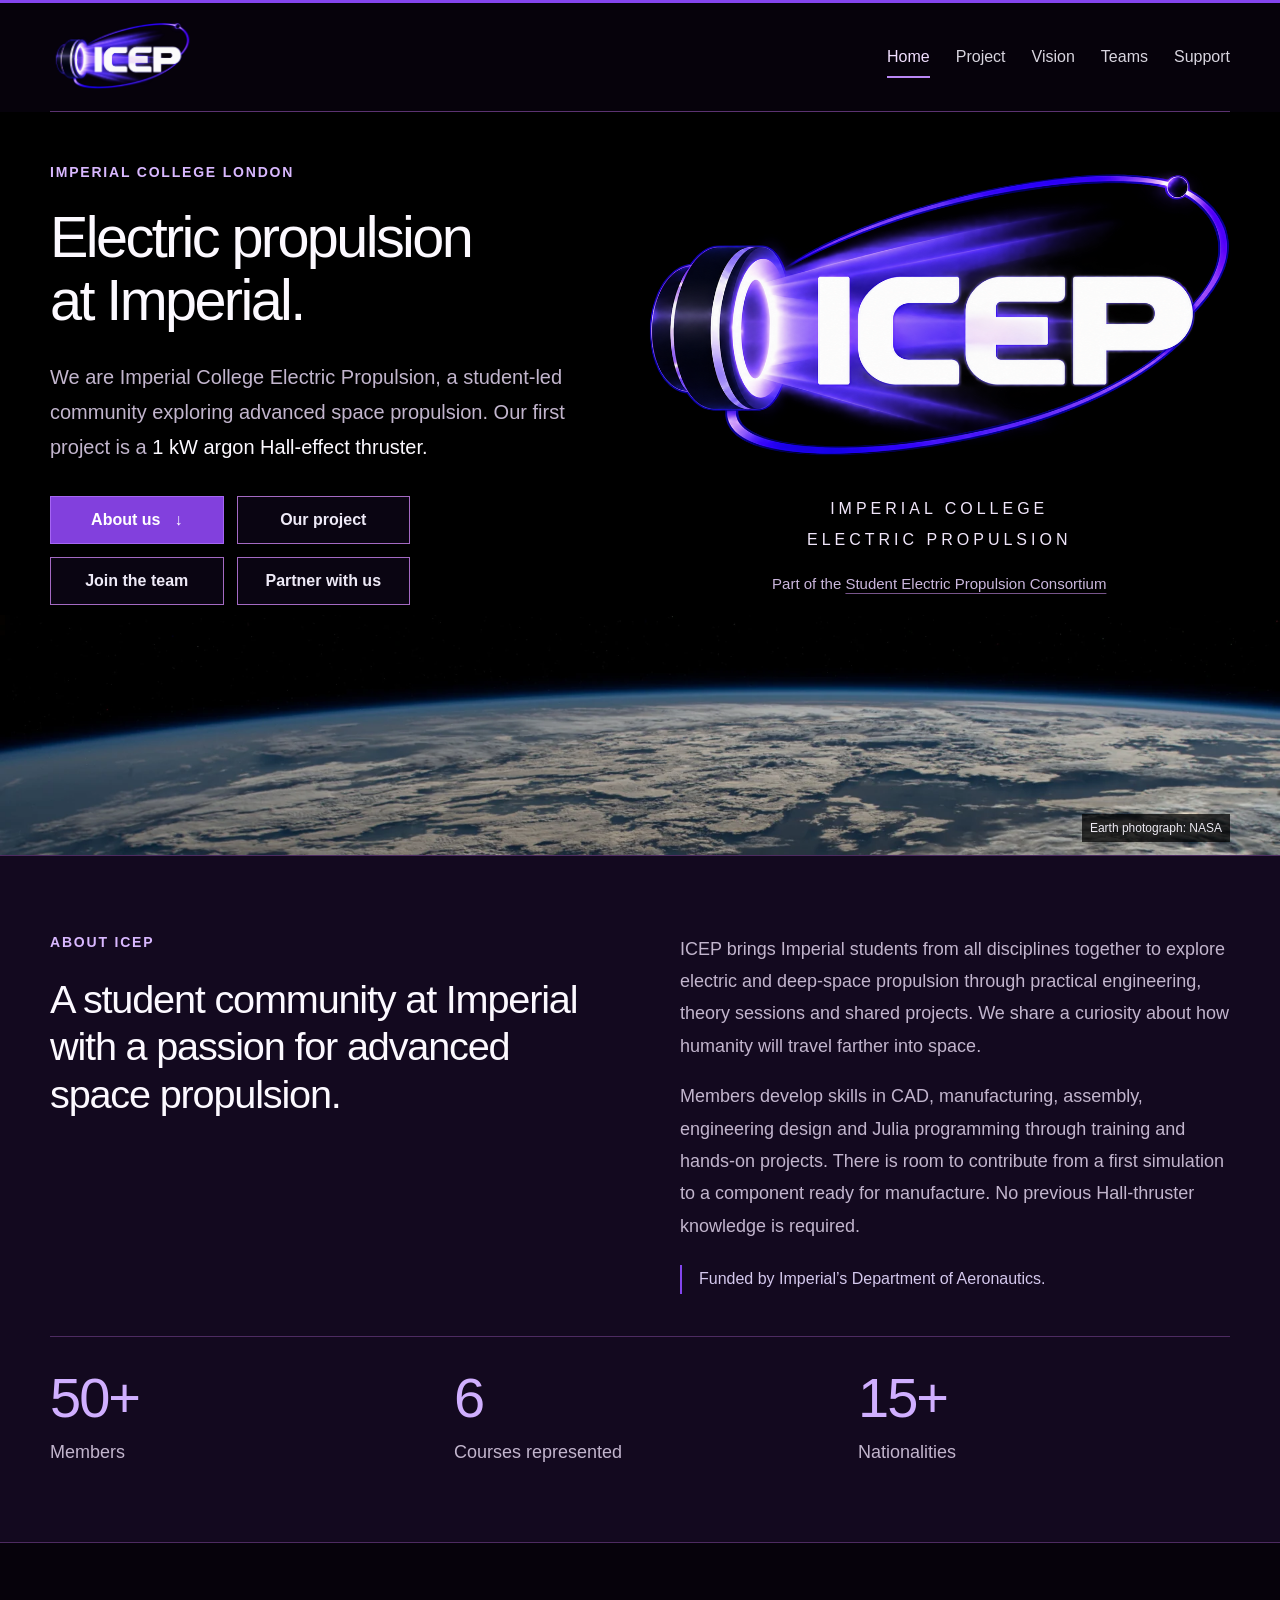
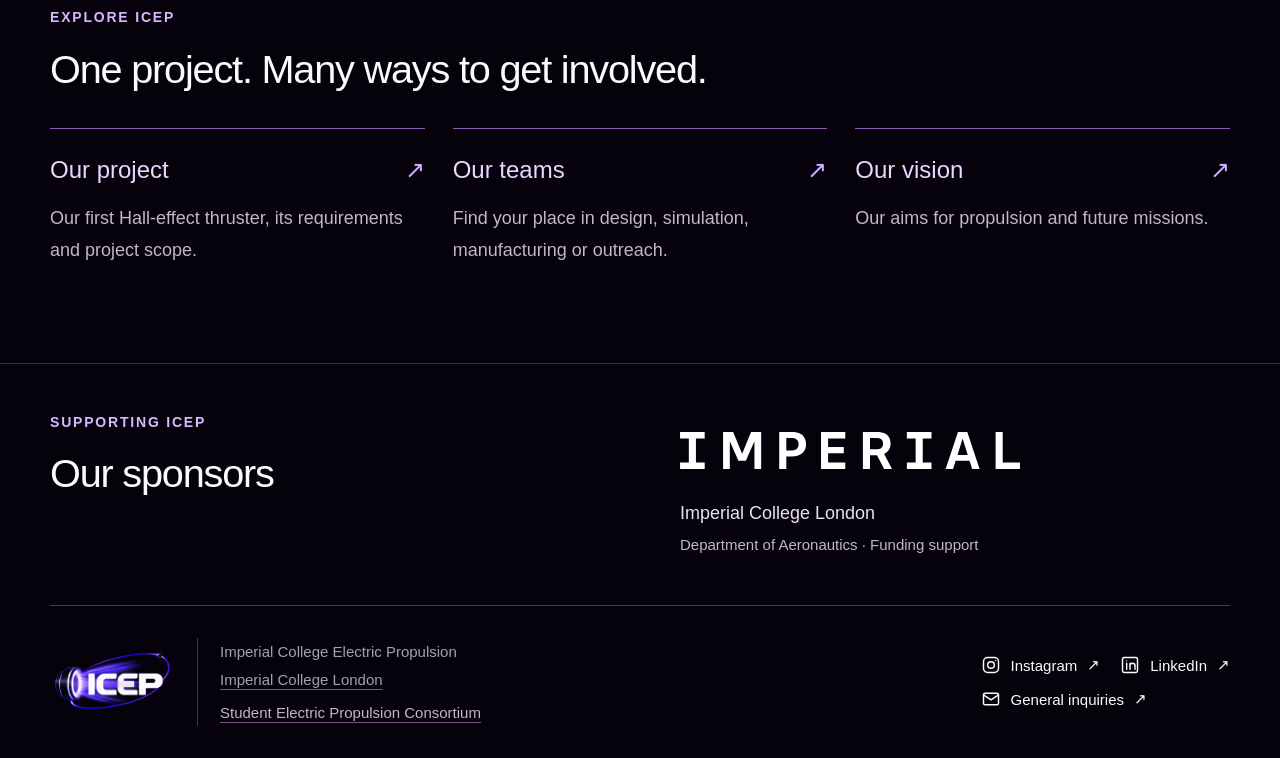
<file: index.html>
<!doctype html>
<html lang="en-GB">
<head>
  <meta charset="utf-8">
  <meta name="viewport" content="width=device-width, initial-scale=1">
  <meta name="theme-color" content="#06020b">
  <meta name="description" content="Student-led electric propulsion at Imperial College London. Our first project: a 1 kW argon Hall-effect thruster.">
  <meta property="og:title" content="ICEP | Imperial College Electric Propulsion">
  <meta property="og:description" content="Student-led electric propulsion at Imperial College London. Our first project: a 1 kW argon Hall-effect thruster.">
  <meta property="og:type" content="website">
  <meta property="og:url" content="https://imperial-college-electric-propulsion.github.io/ICEP-website/">
  <meta property="og:image" content="https://imperial-college-electric-propulsion.github.io/ICEP-website/assets/icep-logo.jpg">
  <link rel="canonical" href="https://imperial-college-electric-propulsion.github.io/ICEP-website/">
  <link rel="icon" href="assets/favicon-square.png" type="image/png" sizes="64x64">
  <link rel="preload" as="image" href="assets/nasa-earth-horizon.webp">
  <link rel="stylesheet" href="style.css?v=20261018-6">
  <link rel="stylesheet" href="pages.css?v=20261019-3">
  <title>ICEP | Imperial College Electric Propulsion</title>
</head>
<body id="top" class="multi-page">
  <a class="skip-link" href="#main">Skip to content</a>
  <header class="site-header wrap">
    <a class="brand" href="index.html" aria-label="ICEP home"><img src="assets/icep-mark.webp" alt="Imperial College Electric Propulsion" width="1200" height="572" decoding="async"></a>
    <nav aria-label="Main navigation">
      <a href="index.html" aria-current="page">Home</a>
      <a href="project.html">Project</a>
      <a href="vision.html">Vision</a>
      <a href="teams.html">Teams</a>
      <a href="support.html">Support</a>
    </nav>
  </header>
  <main id="main">
<div class="hero-sky">
    <section class="hero wrap" aria-labelledby="hero-title">
      <div class="hero-copy">
        <p class="eyebrow">Imperial College London</p>
        <h1 id="hero-title">Electric propulsion<br>at Imperial.</h1>
        <p class="hero-intro">We are Imperial College Electric Propulsion, a student-led community exploring advanced space propulsion. Our first project is a <strong>1 kW argon Hall-effect thruster.</strong></p>
        <div class="hero-actions"><a class="button button-primary" href="#about">About us <span aria-hidden="true">↓</span></a><a class="button button-secondary" href="project.html">Our project</a><a class="button button-secondary" href="support.html#involved">Join the team</a><a class="button button-secondary" href="support.html#sponsor-contact">Partner with us</a></div>
      </div>
      <div class="hero-art"><img src="assets/icep-mark.webp" alt="ICEP’s violet thruster and orbit logo" width="1200" height="572" decoding="async" fetchpriority="high"><p class="hero-wordmark">Imperial College<br>Electric Propulsion</p><p class="consortium-subtitle">Part of the <a href="https://www.isepc.org/" target="_blank" rel="noopener noreferrer">Student Electric Propulsion Consortium<span class="sr-only"> (opens in a new tab)</span></a></p></div>
    </section>
    <p class="earth-credit"><a href="https://www.nasa.gov/image-article/earths-limb-or-horizon/" target="_blank" rel="noopener noreferrer">Earth photograph: NASA<span class="sr-only"> (opens in a new tab)</span></a></p>
    </div>
    
<section class="about-section" id="about" aria-labelledby="about-title">
      <div class="wrap section-grid">
        <div><p class="eyebrow">About ICEP</p><h2 id="about-title">A student community at Imperial with a passion for advanced space propulsion.</h2></div>
        <div class="section-copy">
          <p>ICEP brings Imperial students from all disciplines together to explore electric and deep-space propulsion through practical engineering, theory sessions and shared projects. We share a curiosity about how humanity will travel farther into space.</p>
          <p>Members develop skills in CAD, manufacturing, assembly, engineering design and Julia programming through training and hands-on projects. There is room to contribute from a first simulation to a component ready for manufacture. No previous Hall-thruster knowledge is required.</p>
          <p class="support-note">Funded by Imperial’s Department of Aeronautics.</p>
        </div>
      </div>
      <dl class="community-stats wrap" aria-label="Our community">
        <div><dt>Members</dt><dd>50+</dd></div>
        <div><dt>Courses represented</dt><dd>6</dd></div>
        <div><dt>Nationalities</dt><dd>15+</dd></div>
      </dl>
    </section>
    
    <section class="page-paths wrap" aria-labelledby="explore-title">
      <p class="eyebrow">Explore ICEP</p>
      <h2 id="explore-title">One project. Many ways to get involved.</h2>
      <div class="page-path-grid">
        <a href="project.html"><h3>Our project <span aria-hidden="true">↗</span></h3><p>Our first Hall-effect thruster, its requirements and project scope.</p></a>
        <a href="teams.html"><h3>Our teams <span aria-hidden="true">↗</span></h3><p>Find your place in design, simulation, manufacturing or outreach.</p></a>
        <a href="vision.html"><h3>Our vision <span aria-hidden="true">↗</span></h3><p>Our aims for propulsion and future missions.</p></a>
      </div>
    </section>
    <section class="sponsors-section" id="sponsors" aria-labelledby="sponsors-title">
      <div class="sponsors-inner wrap">
      <div><p class="eyebrow">Supporting ICEP</p><h2 id="sponsors-title">Our sponsors</h2></div>
      <div class="sponsor-item">
        <a class="sponsor-logo" href="https://www.imperial.ac.uk/" target="_blank" rel="noopener noreferrer"><img src="assets/imperial-logo-white.svg" alt="Imperial College London" width="1548" height="170"><span class="sr-only"> (opens in a new tab)</span></a>
        <p>Imperial College London<span>Department of Aeronautics · Funding support</span></p>
      </div>
      </div>
    </section>
  </main>
<footer class="site-footer wrap">
    <div class="footer-identity"><a class="footer-logo" href="index.html" aria-label="ICEP home"><img src="assets/icep-mark.webp" alt="" width="1200" height="572" decoding="async"></a><p>Imperial College Electric Propulsion<br><a href="https://www.imperial.ac.uk/" target="_blank" rel="noopener noreferrer">Imperial College London<span class="sr-only"> (opens in a new tab)</span></a><br><span class="footer-consortium"><a href="https://www.isepc.org/" target="_blank" rel="noopener noreferrer">Student Electric Propulsion Consortium<span class="sr-only"> (opens in a new tab)</span></a></span></p></div>
    <div class="footer-contact">
      <div class="footer-socials" role="group" aria-label="ICEP social media">
        <a class="footer-link" href="https://instagram.com/icepsoc" target="_blank" rel="noopener noreferrer"><svg class="contact-icon" xmlns="http://www.w3.org/2000/svg" width="20" height="20" viewBox="0 0 24 24" aria-hidden="true" focusable="false"><rect x="3" y="3" width="18" height="18" rx="5"/><circle cx="12" cy="12" r="4"/><circle cx="17.5" cy="6.5" r="0.8" fill="currentColor" stroke="none"/></svg> Instagram <span aria-hidden="true">↗</span><span class="sr-only"> (opens in a new tab)</span></a>
        <a class="footer-link" href="https://www.linkedin.com/company/icelectricprop" target="_blank" rel="noopener noreferrer"><svg class="contact-icon" xmlns="http://www.w3.org/2000/svg" width="20" height="20" viewBox="0 0 24 24" aria-hidden="true" focusable="false"><rect x="3" y="3" width="18" height="18" rx="2"/><path d="M8 10v7m4 0v-7m0 3a3 3 0 0 1 6 0v4"/><circle cx="8" cy="7" r="0.8" fill="currentColor" stroke="none"/></svg> LinkedIn <span aria-hidden="true">↗</span><span class="sr-only"> (opens in a new tab)</span></a>
      </div>
      <a class="footer-link" href="mailto:general@icep.uk"><svg class="contact-icon" xmlns="http://www.w3.org/2000/svg" width="20" height="20" viewBox="0 0 24 24" aria-hidden="true" focusable="false"><rect x="3" y="5" width="18" height="14" rx="2"/><path d="m3 7 9 6 9-6"/></svg> General inquiries <span aria-hidden="true">↗</span></a>
    </div>
  </footer>

</body>
</html>
</file>
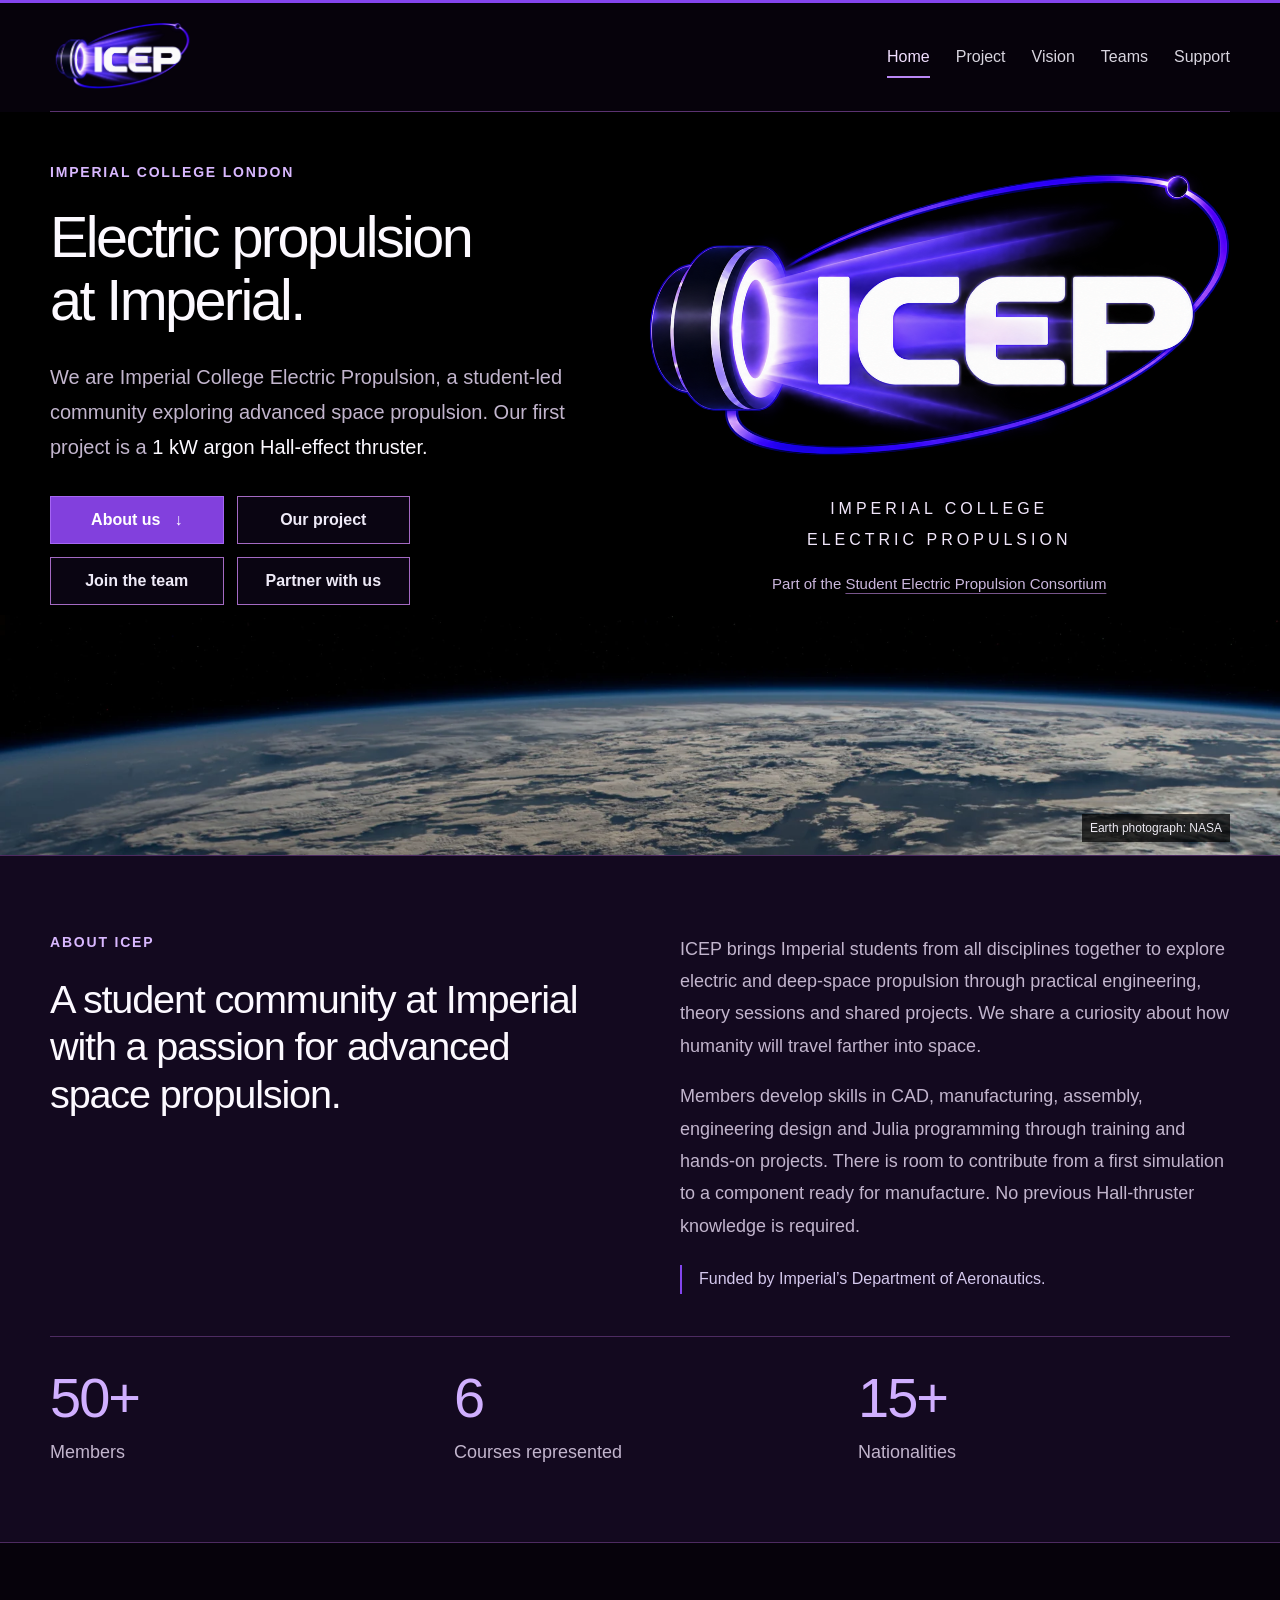
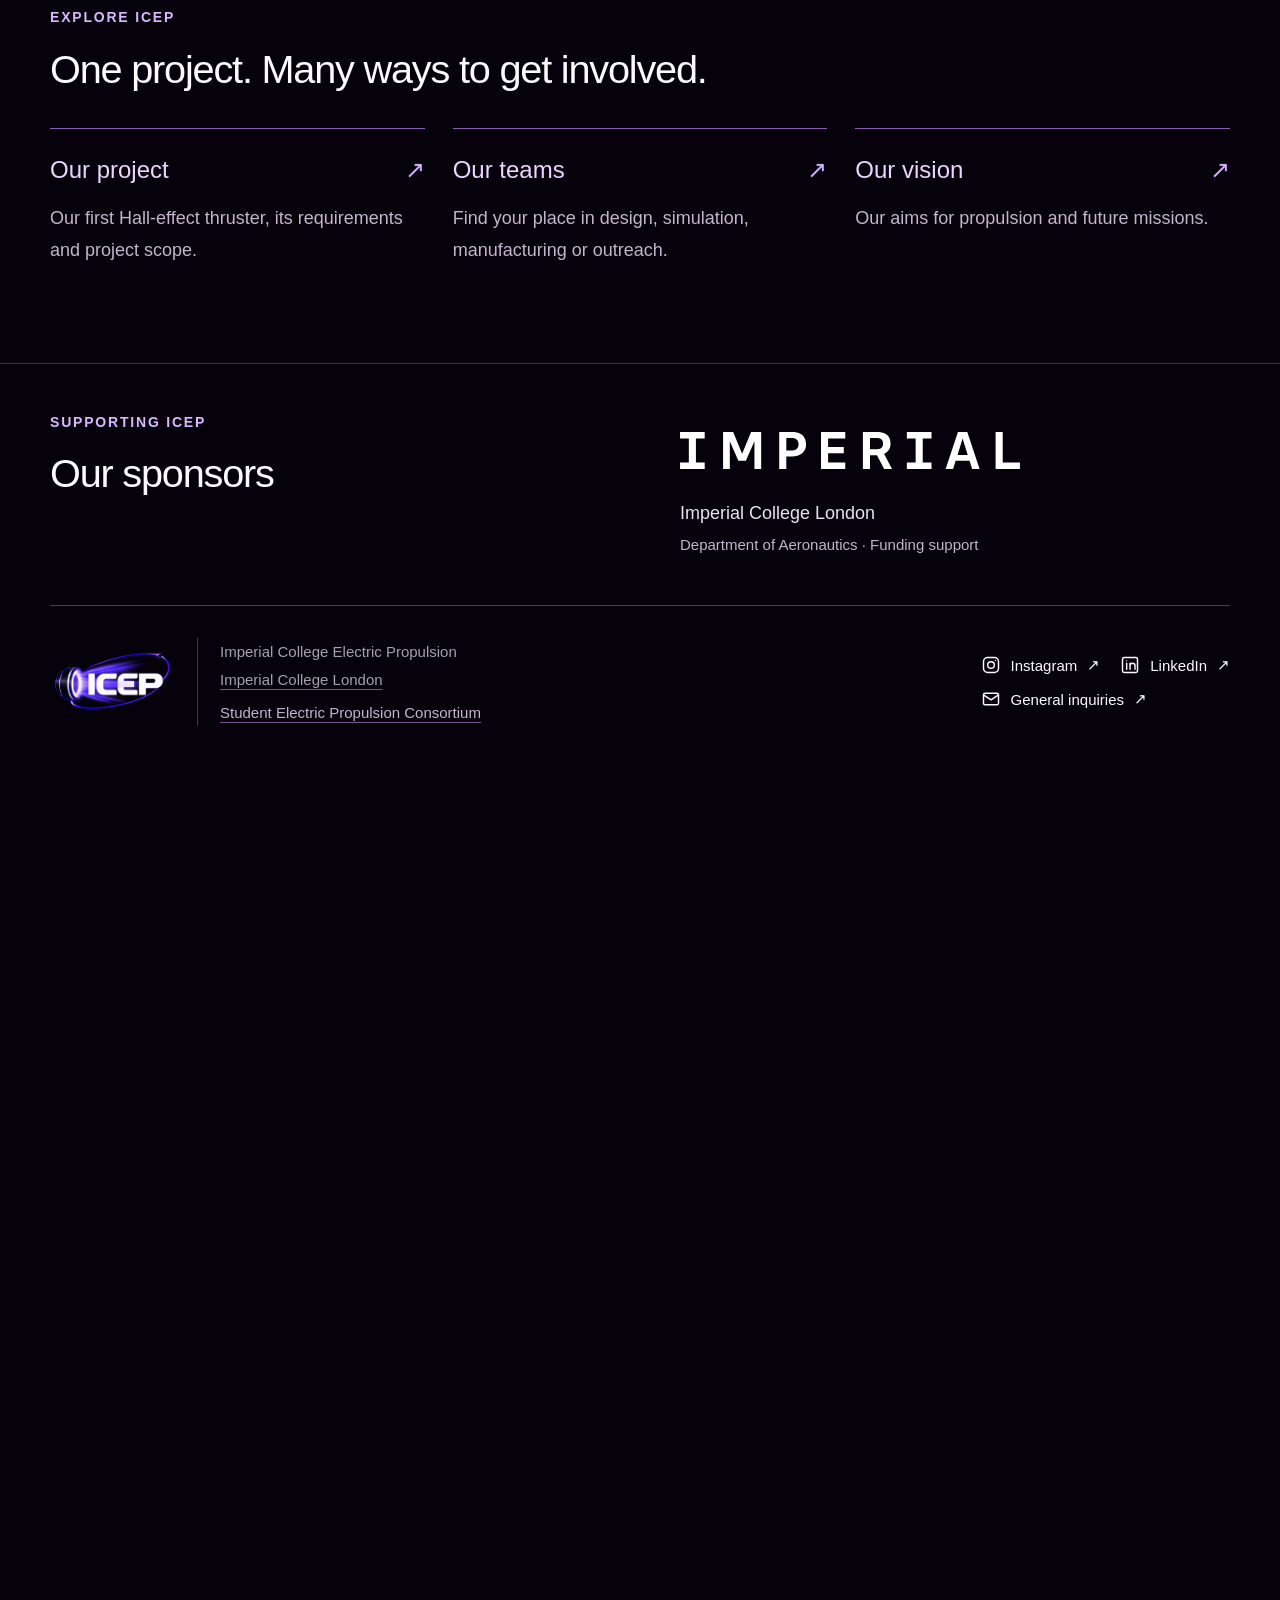
<file: multi-page/index.html>
<!doctype html>
<html lang="en-GB"><head><meta charset="utf-8"><meta name="viewport" content="width=device-width, initial-scale=1"><meta http-equiv="refresh" content="0; url=https://imperial-college-electric-propulsion.github.io/ICEP-website/"><link rel="canonical" href="https://imperial-college-electric-propulsion.github.io/ICEP-website/"><title>ICEP</title></head><body><p>ICEP has moved to its main address. <a href="https://imperial-college-electric-propulsion.github.io/ICEP-website/">Continue to ICEP</a>.</p></body></html>
</file>
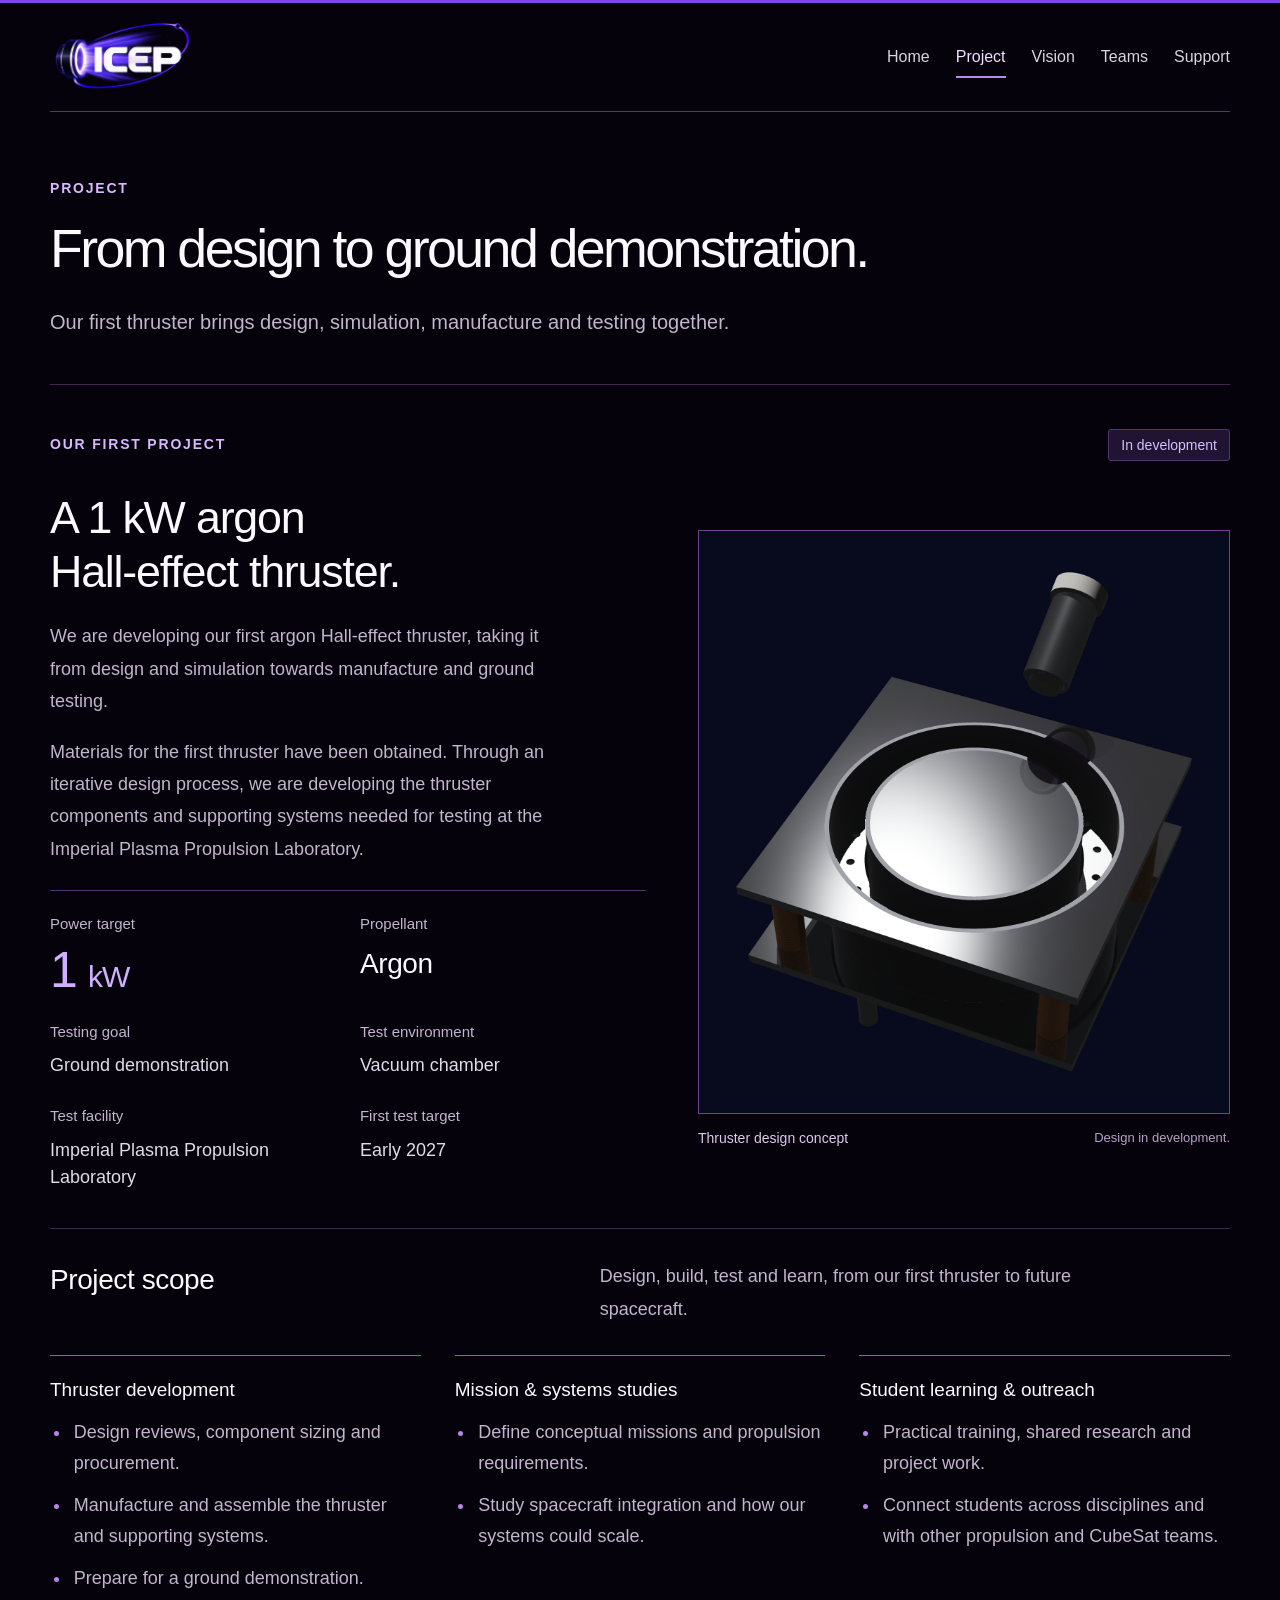
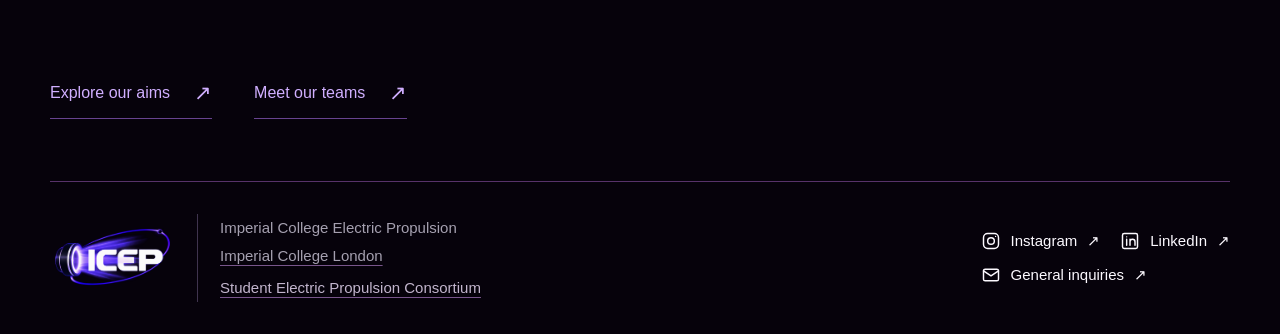
<file: project.html>
<!doctype html>
<html lang="en-GB">
<head>
  <meta charset="utf-8">
  <meta name="viewport" content="width=device-width, initial-scale=1">
  <meta name="theme-color" content="#06020b">
  <meta name="description" content="ICEP’s first project: a 1 kW argon Hall-effect thruster, from design and simulation towards manufacture and ground testing.">
  <meta property="og:title" content="Our project | ICEP">
  <meta property="og:description" content="ICEP’s first project: a 1 kW argon Hall-effect thruster, from design and simulation towards manufacture and ground testing.">
  <meta property="og:type" content="website">
  <meta property="og:url" content="https://imperial-college-electric-propulsion.github.io/ICEP-website/project.html">
  <meta property="og:image" content="https://imperial-college-electric-propulsion.github.io/ICEP-website/assets/icep-logo.jpg">
  <link rel="canonical" href="https://imperial-college-electric-propulsion.github.io/ICEP-website/project.html">
  <link rel="icon" href="assets/favicon-square.png" type="image/png" sizes="64x64">
  <link rel="stylesheet" href="style.css?v=20261018-6">
  <link rel="stylesheet" href="pages.css?v=20261019-3">
  <title>Our project | ICEP</title>
</head>
<body id="top" class="multi-page">
  <a class="skip-link" href="#main">Skip to content</a>
  <header class="site-header wrap">
    <a class="brand" href="index.html" aria-label="ICEP home"><img src="assets/icep-mark.webp" alt="Imperial College Electric Propulsion" width="1200" height="572" decoding="async"></a>
    <nav aria-label="Main navigation">
      <a href="index.html">Home</a>
      <a href="project.html" aria-current="page">Project</a>
      <a href="vision.html">Vision</a>
      <a href="teams.html">Teams</a>
      <a href="support.html">Support</a>
    </nav>
  </header>
  <main id="main">
    <div class="page-intro wrap">
      <p class="eyebrow">Project</p>
      <h1 id="page-title">From design to ground demonstration.</h1>
      <p class="page-intro-copy">Our first thruster brings design, simulation, manufacture and testing together.</p>
    </div>
<section class="project-section wrap" id="project" aria-labelledby="project-title">
      <div class="project-heading"><p class="eyebrow">Our first project</p><span class="status">In development</span></div>
      <div class="project-grid">
        <div class="project-intro">
          <h2 id="project-title">A 1 kW argon<br>Hall-effect thruster.</h2>
          <p>We are developing our first argon Hall-effect thruster, taking it from design and simulation towards manufacture and ground testing.</p>
          <p>Materials for the first thruster have been obtained. Through an iterative design process, we are developing the thruster components and supporting systems needed for testing at the Imperial Plasma Propulsion Laboratory.</p>
          <dl class="project-facts">
            <div><dt>Power target</dt><dd>1 <span>kW</span></dd></div>
            <div><dt>Propellant</dt><dd class="fact-text">Argon</dd></div>
            <div><dt>Testing goal</dt><dd class="fact-scope">Ground demonstration</dd></div>
            <div><dt>Test environment</dt><dd class="fact-scope">Vacuum chamber</dd></div>
            <div><dt>Test facility</dt><dd class="fact-scope">Imperial Plasma Propulsion Laboratory</dd></div>
            <div><dt>First test target</dt><dd class="fact-scope">Early 2027</dd></div>
          </dl>
        </div>
        <figure class="project-visual">
          <div class="project-image-wrap"><img src="assets/thruster-navy.webp" alt="ICEP thruster CAD render with a metallic square housing, annular channel, copper coils and a separate cylindrical cathode above, on a navy background" width="1400" height="1526" loading="lazy" decoding="async"></div>
          <figcaption><span>Thruster design concept</span><span>Design in development.</span></figcaption>
        </figure>
      </div>
      <div class="project-scope" aria-labelledby="scope-title">
        <div class="scope-heading"><h3 id="scope-title">Project scope</h3><p>Design, build, test and learn, from our first thruster to future spacecraft.</p></div>
        <div class="scope-grid">
          <article><h4>Thruster development</h4><ul class="digest-list"><li>Design reviews, component sizing and procurement.</li><li>Manufacture and assemble the thruster and supporting systems.</li><li>Prepare for a ground demonstration.</li></ul></article>
          <article><h4>Mission &amp; systems studies</h4><ul class="digest-list"><li>Define conceptual missions and propulsion requirements.</li><li>Study spacecraft integration and how our systems could scale.</li></ul></article>
          <article><h4>Student learning &amp; outreach</h4><ul class="digest-list"><li>Practical training, shared research and project work.</li><li>Connect students across disciplines and with other propulsion and CubeSat teams.</li></ul></article>
        </div>
        </div>
    </section>
    
    <div class="page-next wrap"><a class="text-link" href="vision.html">Explore our aims <span aria-hidden="true">↗</span></a><a class="text-link" href="teams.html">Meet our teams <span aria-hidden="true">↗</span></a></div>
  </main>
<footer class="site-footer wrap">
    <div class="footer-identity"><a class="footer-logo" href="index.html" aria-label="ICEP home"><img src="assets/icep-mark.webp" alt="" width="1200" height="572" decoding="async"></a><p>Imperial College Electric Propulsion<br><a href="https://www.imperial.ac.uk/" target="_blank" rel="noopener noreferrer">Imperial College London<span class="sr-only"> (opens in a new tab)</span></a><br><span class="footer-consortium"><a href="https://www.isepc.org/" target="_blank" rel="noopener noreferrer">Student Electric Propulsion Consortium<span class="sr-only"> (opens in a new tab)</span></a></span></p></div>
    <div class="footer-contact">
      <div class="footer-socials" role="group" aria-label="ICEP social media">
        <a class="footer-link" href="https://instagram.com/icepsoc" target="_blank" rel="noopener noreferrer"><svg class="contact-icon" xmlns="http://www.w3.org/2000/svg" width="20" height="20" viewBox="0 0 24 24" aria-hidden="true" focusable="false"><rect x="3" y="3" width="18" height="18" rx="5"/><circle cx="12" cy="12" r="4"/><circle cx="17.5" cy="6.5" r="0.8" fill="currentColor" stroke="none"/></svg> Instagram <span aria-hidden="true">↗</span><span class="sr-only"> (opens in a new tab)</span></a>
        <a class="footer-link" href="https://www.linkedin.com/company/icelectricprop" target="_blank" rel="noopener noreferrer"><svg class="contact-icon" xmlns="http://www.w3.org/2000/svg" width="20" height="20" viewBox="0 0 24 24" aria-hidden="true" focusable="false"><rect x="3" y="3" width="18" height="18" rx="2"/><path d="M8 10v7m4 0v-7m0 3a3 3 0 0 1 6 0v4"/><circle cx="8" cy="7" r="0.8" fill="currentColor" stroke="none"/></svg> LinkedIn <span aria-hidden="true">↗</span><span class="sr-only"> (opens in a new tab)</span></a>
      </div>
      <a class="footer-link" href="mailto:general@icep.uk"><svg class="contact-icon" xmlns="http://www.w3.org/2000/svg" width="20" height="20" viewBox="0 0 24 24" aria-hidden="true" focusable="false"><rect x="3" y="5" width="18" height="14" rx="2"/><path d="m3 7 9 6 9-6"/></svg> General inquiries <span aria-hidden="true">↗</span></a>
    </div>
  </footer>

</body>
</html>
</file>
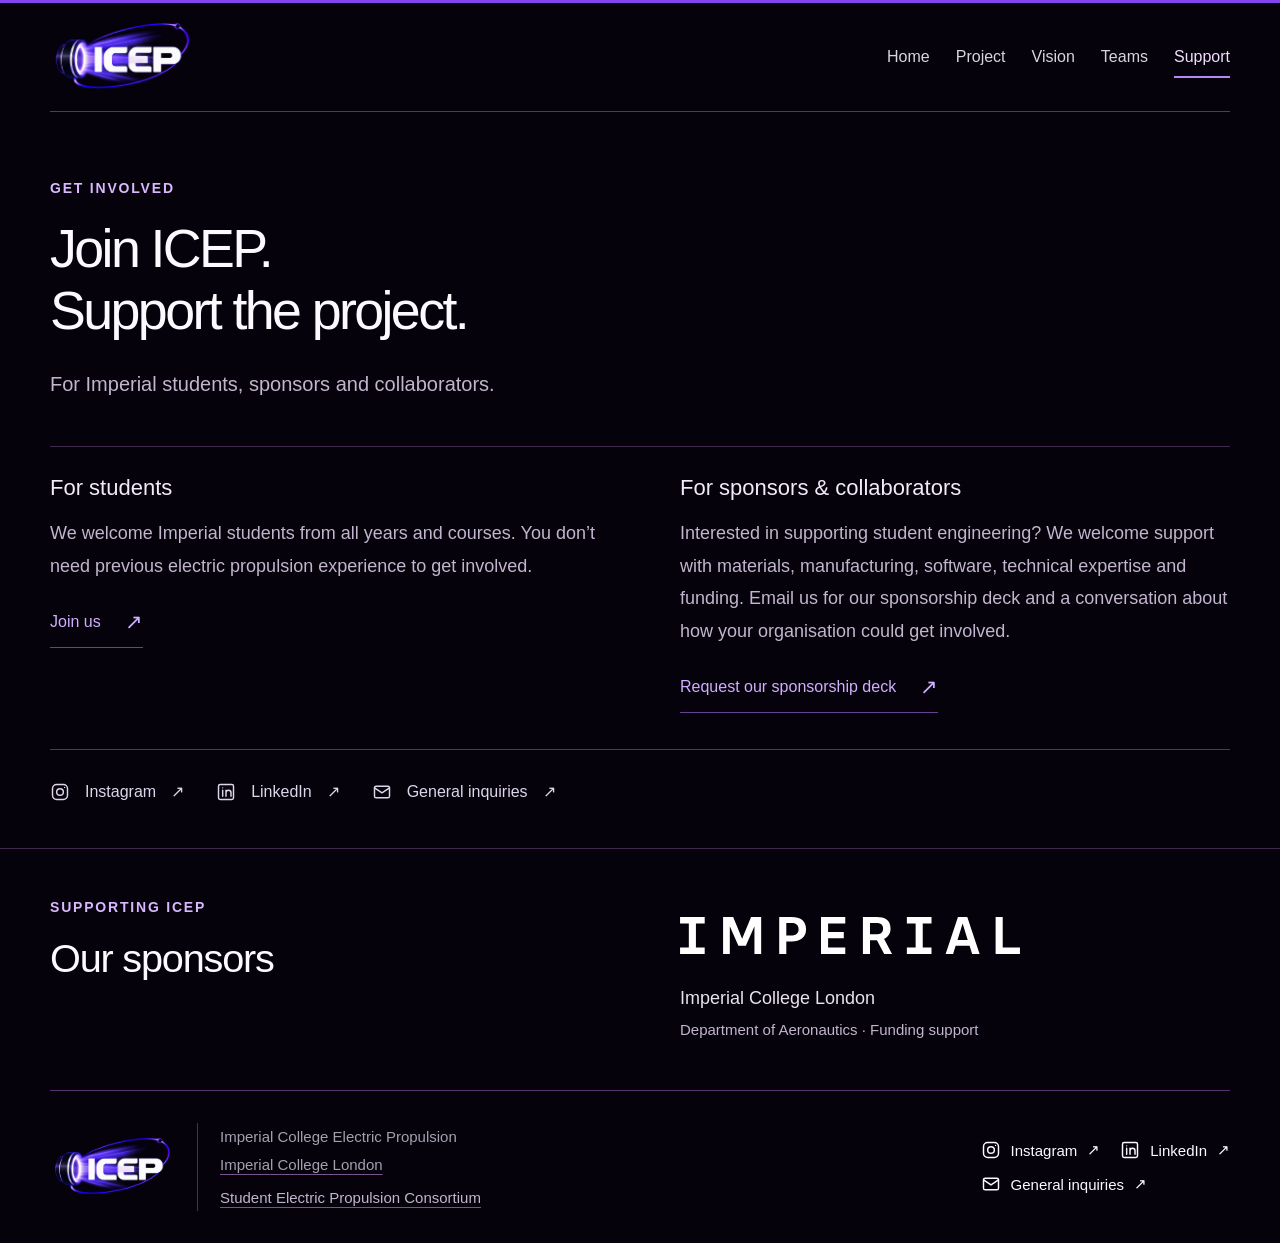
<file: support.html>
<!doctype html>
<html lang="en-GB">
<head>
  <meta charset="utf-8">
  <meta name="viewport" content="width=device-width, initial-scale=1">
  <meta name="theme-color" content="#06020b">
  <meta name="description" content="Join ICEP or support student electric propulsion with materials, manufacturing, software, expertise and funding. Request our sponsorship deck.">
  <meta property="og:title" content="Join and support ICEP | ICEP">
  <meta property="og:description" content="Join ICEP or support student electric propulsion with materials, manufacturing, software, expertise and funding. Request our sponsorship deck.">
  <meta property="og:type" content="website">
  <meta property="og:url" content="https://imperial-college-electric-propulsion.github.io/ICEP-website/support.html">
  <meta property="og:image" content="https://imperial-college-electric-propulsion.github.io/ICEP-website/assets/icep-logo.jpg">
  <link rel="canonical" href="https://imperial-college-electric-propulsion.github.io/ICEP-website/support.html">
  <link rel="icon" href="assets/favicon-square.png" type="image/png" sizes="64x64">
  <link rel="stylesheet" href="style.css?v=20261018-6">
  <link rel="stylesheet" href="pages.css?v=20261019-3">
  <title>Join and support ICEP | ICEP</title>
</head>
<body id="top" class="multi-page">
  <a class="skip-link" href="#main">Skip to content</a>
  <header class="site-header wrap">
    <a class="brand" href="index.html" aria-label="ICEP home"><img src="assets/icep-mark.webp" alt="Imperial College Electric Propulsion" width="1200" height="572" decoding="async"></a>
    <nav aria-label="Main navigation">
      <a href="index.html">Home</a>
      <a href="project.html">Project</a>
      <a href="vision.html">Vision</a>
      <a href="teams.html">Teams</a>
      <a href="support.html" aria-current="page">Support</a>
    </nav>
  </header>
  <main id="main">
    <div class="page-intro wrap">
      <p class="eyebrow">Get involved</p>
      <h1 id="support-title">Join ICEP.<br>Support the project.</h1>
      <p class="page-intro-copy">For Imperial students, sponsors and collaborators.</p>
    </div>
<section class="involved-section" id="involved" aria-labelledby="support-title">
      <div class="wrap">
        <div class="involved-grid">
          <article><h2>For students</h2><p>We welcome Imperial students from all years and courses. You don’t need previous electric propulsion experience to get involved.</p><a class="text-link" href="mailto:hello@icep.uk">Join us <span aria-hidden="true">↗</span></a></article>
          <article id="sponsor-contact" aria-labelledby="sponsor-contact-title"><h2 id="sponsor-contact-title">For sponsors &amp; collaborators</h2><p>Interested in supporting student engineering? We welcome support with materials, manufacturing, software, technical expertise and funding. Email us for our sponsorship deck and a conversation about how your organisation could get involved.</p><a class="text-link email-link" href="mailto:sponsors@icep.uk?subject=ICEP%20sponsorship%20deck">Request our sponsorship deck <span aria-hidden="true">↗</span></a></article>
        </div>
        <ul class="social-links" aria-label="ICEP links">
          <li><a href="https://instagram.com/icepsoc" target="_blank" rel="noopener noreferrer"><svg class="contact-icon" xmlns="http://www.w3.org/2000/svg" width="20" height="20" viewBox="0 0 24 24" aria-hidden="true" focusable="false"><rect x="3" y="3" width="18" height="18" rx="5"/><circle cx="12" cy="12" r="4"/><circle cx="17.5" cy="6.5" r="0.8" fill="currentColor" stroke="none"/></svg> Instagram <span aria-hidden="true">↗</span><span class="sr-only"> (opens in a new tab)</span></a></li>
          <li><a href="https://www.linkedin.com/company/icelectricprop" target="_blank" rel="noopener noreferrer"><svg class="contact-icon" xmlns="http://www.w3.org/2000/svg" width="20" height="20" viewBox="0 0 24 24" aria-hidden="true" focusable="false"><rect x="3" y="3" width="18" height="18" rx="2"/><path d="M8 10v7m4 0v-7m0 3a3 3 0 0 1 6 0v4"/><circle cx="8" cy="7" r="0.8" fill="currentColor" stroke="none"/></svg> LinkedIn <span aria-hidden="true">↗</span><span class="sr-only"> (opens in a new tab)</span></a></li>
          <li><a href="mailto:general@icep.uk"><svg class="contact-icon" xmlns="http://www.w3.org/2000/svg" width="20" height="20" viewBox="0 0 24 24" aria-hidden="true" focusable="false"><rect x="3" y="5" width="18" height="14" rx="2"/><path d="m3 7 9 6 9-6"/></svg> General inquiries <span aria-hidden="true">↗</span></a></li>
        </ul>
      </div>
    </section>
    
<section class="sponsors-section" id="sponsors" aria-labelledby="sponsors-title">
      <div class="sponsors-inner wrap">
      <div><p class="eyebrow">Supporting ICEP</p><h2 id="sponsors-title">Our sponsors</h2></div>
      <div class="sponsor-item">
        <a class="sponsor-logo" href="https://www.imperial.ac.uk/" target="_blank" rel="noopener noreferrer"><img src="assets/imperial-logo-white.svg" alt="Imperial College London" width="1548" height="170"><span class="sr-only"> (opens in a new tab)</span></a>
        <p>Imperial College London<span>Department of Aeronautics · Funding support</span></p>
      </div>
      </div>
    </section>
  
  </main>
<footer class="site-footer wrap">
    <div class="footer-identity"><a class="footer-logo" href="index.html" aria-label="ICEP home"><img src="assets/icep-mark.webp" alt="" width="1200" height="572" decoding="async"></a><p>Imperial College Electric Propulsion<br><a href="https://www.imperial.ac.uk/" target="_blank" rel="noopener noreferrer">Imperial College London<span class="sr-only"> (opens in a new tab)</span></a><br><span class="footer-consortium"><a href="https://www.isepc.org/" target="_blank" rel="noopener noreferrer">Student Electric Propulsion Consortium<span class="sr-only"> (opens in a new tab)</span></a></span></p></div>
    <div class="footer-contact">
      <div class="footer-socials" role="group" aria-label="ICEP social media">
        <a class="footer-link" href="https://instagram.com/icepsoc" target="_blank" rel="noopener noreferrer"><svg class="contact-icon" xmlns="http://www.w3.org/2000/svg" width="20" height="20" viewBox="0 0 24 24" aria-hidden="true" focusable="false"><rect x="3" y="3" width="18" height="18" rx="5"/><circle cx="12" cy="12" r="4"/><circle cx="17.5" cy="6.5" r="0.8" fill="currentColor" stroke="none"/></svg> Instagram <span aria-hidden="true">↗</span><span class="sr-only"> (opens in a new tab)</span></a>
        <a class="footer-link" href="https://www.linkedin.com/company/icelectricprop" target="_blank" rel="noopener noreferrer"><svg class="contact-icon" xmlns="http://www.w3.org/2000/svg" width="20" height="20" viewBox="0 0 24 24" aria-hidden="true" focusable="false"><rect x="3" y="3" width="18" height="18" rx="2"/><path d="M8 10v7m4 0v-7m0 3a3 3 0 0 1 6 0v4"/><circle cx="8" cy="7" r="0.8" fill="currentColor" stroke="none"/></svg> LinkedIn <span aria-hidden="true">↗</span><span class="sr-only"> (opens in a new tab)</span></a>
      </div>
      <a class="footer-link" href="mailto:general@icep.uk"><svg class="contact-icon" xmlns="http://www.w3.org/2000/svg" width="20" height="20" viewBox="0 0 24 24" aria-hidden="true" focusable="false"><rect x="3" y="5" width="18" height="14" rx="2"/><path d="m3 7 9 6 9-6"/></svg> General inquiries <span aria-hidden="true">↗</span></a>
    </div>
  </footer>

</body>
</html>
</file>
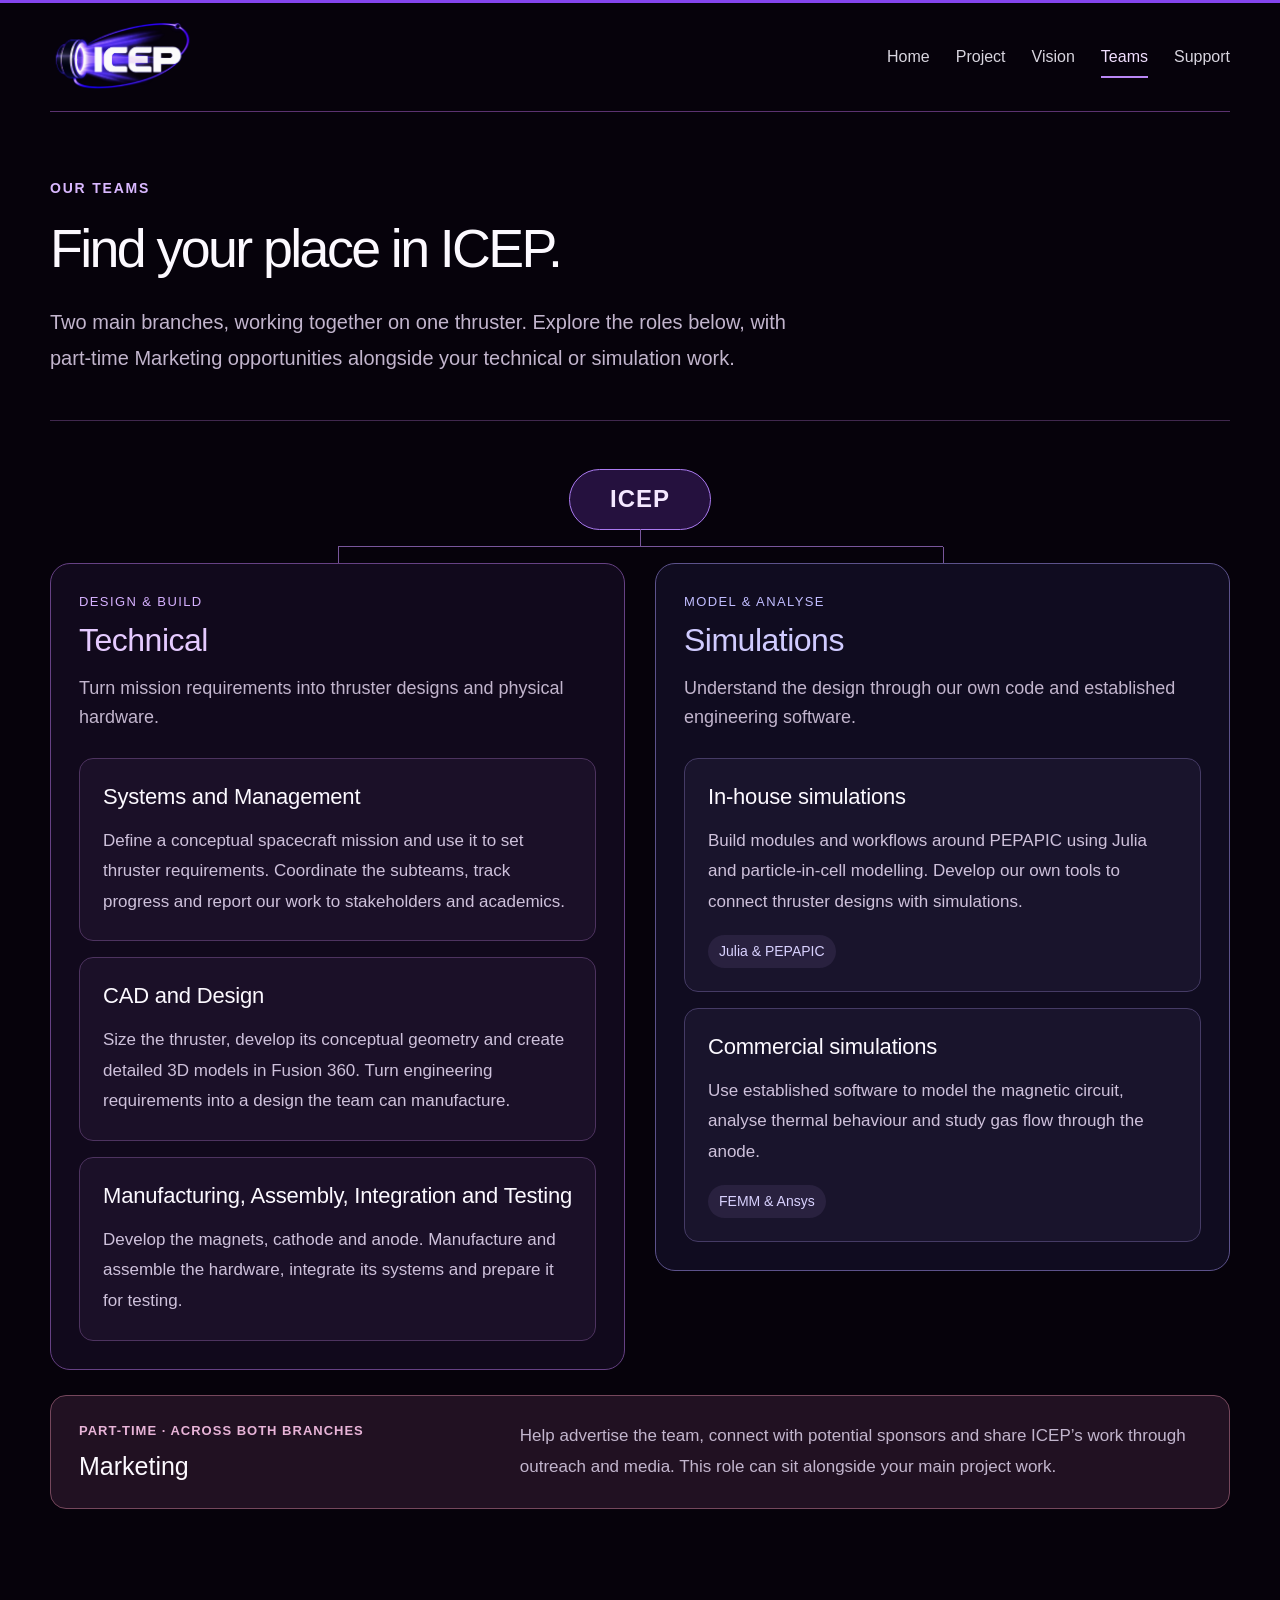
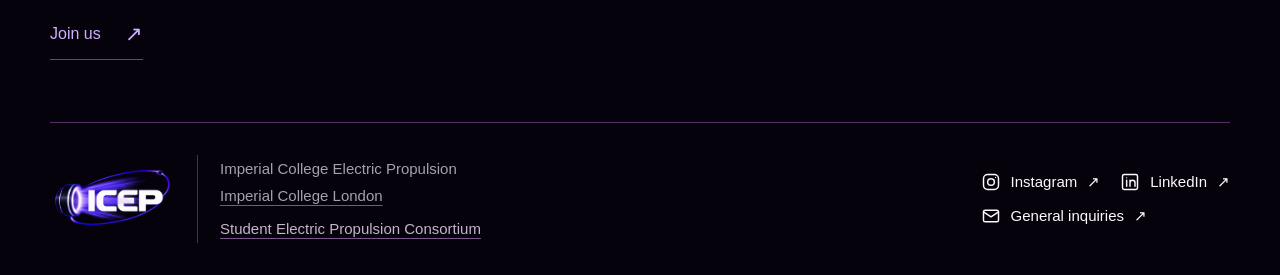
<file: teams.html>
<!doctype html>
<html lang="en-GB">
<head>
  <meta charset="utf-8">
  <meta name="viewport" content="width=device-width, initial-scale=1">
  <meta name="theme-color" content="#06020b">
  <meta name="description" content="Explore ICEP’s Technical and Simulations branches, their engineering roles and part-time Marketing opportunities.">
  <meta property="og:title" content="Our teams | ICEP">
  <meta property="og:description" content="Explore ICEP’s Technical and Simulations branches, their engineering roles and part-time Marketing opportunities.">
  <meta property="og:type" content="website">
  <meta property="og:url" content="https://imperial-college-electric-propulsion.github.io/ICEP-website/teams.html">
  <meta property="og:image" content="https://imperial-college-electric-propulsion.github.io/ICEP-website/assets/icep-logo.jpg">
  <link rel="canonical" href="https://imperial-college-electric-propulsion.github.io/ICEP-website/teams.html">
  <link rel="icon" href="assets/favicon-square.png" type="image/png" sizes="64x64">
  <link rel="stylesheet" href="style.css?v=20261018-6">
  <link rel="stylesheet" href="pages.css?v=20261019-3">
  <title>Our teams | ICEP</title>
</head>
<body id="top" class="multi-page">
  <a class="skip-link" href="#main">Skip to content</a>
  <header class="site-header wrap">
    <a class="brand" href="index.html" aria-label="ICEP home"><img src="assets/icep-mark.webp" alt="Imperial College Electric Propulsion" width="1200" height="572" decoding="async"></a>
    <nav aria-label="Main navigation">
      <a href="index.html">Home</a>
      <a href="project.html">Project</a>
      <a href="vision.html">Vision</a>
      <a href="teams.html" aria-current="page">Teams</a>
      <a href="support.html">Support</a>
    </nav>
  </header>
  <main id="main">
    <div class="page-intro wrap">
      <p class="eyebrow">Our teams</p>
      <h1 id="teams-title">Find your place in ICEP.</h1>
      <p class="page-intro-copy">Two main branches, working together on one thruster. Explore the roles below, with part-time Marketing opportunities alongside your technical or simulation work.</p>
    </div>
<section class="teams-section" id="teams" aria-labelledby="teams-title">
      <div class="wrap">
        <div class="team-map">
          <p class="team-map-root">ICEP</p>
          <div class="team-branches">
            <section class="team-branch technical-branch" aria-labelledby="technical-title">
              <header class="branch-heading"><p class="branch-label">Design &amp; build</p><h2 id="technical-title">Technical</h2><p>Turn mission requirements into thruster designs and physical hardware.</p></header>
              <div class="branch-roles">
                <article class="role-card"><h3>Systems and Management</h3><p>Define a conceptual spacecraft mission and use it to set thruster requirements. Coordinate the subteams, track progress and report our work to stakeholders and academics.</p></article>
                <article class="role-card"><h3>CAD and Design</h3><p>Size the thruster, develop its conceptual geometry and create detailed 3D models in Fusion 360. Turn engineering requirements into a design the team can manufacture.</p></article>
                <article class="role-card"><h3>Manufacturing, Assembly, Integration and Testing</h3><p>Develop the magnets, cathode and anode. Manufacture and assemble the hardware, integrate its systems and prepare it for testing.</p></article>
              </div>
            </section>
            <section class="team-branch simulations-branch" aria-labelledby="simulations-title">
              <header class="branch-heading"><p class="branch-label">Model &amp; analyse</p><h2 id="simulations-title">Simulations</h2><p>Understand the design through our own code and established engineering software.</p></header>
              <div class="branch-roles">
                <article class="role-card"><h3>In-house simulations</h3><p>Build modules and workflows around PEPAPIC using Julia and particle-in-cell modelling. Develop our own tools to connect thruster designs with simulations.</p><span class="role-tool">Julia &amp; PEPAPIC</span></article>
                <article class="role-card"><h3>Commercial simulations</h3><p>Use established software to model the magnetic circuit, analyse thermal behaviour and study gas flow through the anode.</p><span class="role-tool">FEMM &amp; Ansys</span></article>
              </div>
            </section>
          </div>
          <aside class="marketing-role" aria-labelledby="marketing-title"><div><p class="eyebrow">Part-time · Across both branches</p><h2 id="marketing-title">Marketing</h2></div><p>Help advertise the team, connect with potential sponsors and share ICEP’s work through outreach and media. This role can sit alongside your main project work.</p></aside>
        </div>
      </div>
    </section>
    
    <div class="page-next wrap"><a class="text-link" href="support.html#involved">Join us <span aria-hidden="true">↗</span></a></div>
  </main>
<footer class="site-footer wrap">
    <div class="footer-identity"><a class="footer-logo" href="index.html" aria-label="ICEP home"><img src="assets/icep-mark.webp" alt="" width="1200" height="572" decoding="async"></a><p>Imperial College Electric Propulsion<br><a href="https://www.imperial.ac.uk/" target="_blank" rel="noopener noreferrer">Imperial College London<span class="sr-only"> (opens in a new tab)</span></a><br><span class="footer-consortium"><a href="https://www.isepc.org/" target="_blank" rel="noopener noreferrer">Student Electric Propulsion Consortium<span class="sr-only"> (opens in a new tab)</span></a></span></p></div>
    <div class="footer-contact">
      <div class="footer-socials" role="group" aria-label="ICEP social media">
        <a class="footer-link" href="https://instagram.com/icepsoc" target="_blank" rel="noopener noreferrer"><svg class="contact-icon" xmlns="http://www.w3.org/2000/svg" width="20" height="20" viewBox="0 0 24 24" aria-hidden="true" focusable="false"><rect x="3" y="3" width="18" height="18" rx="5"/><circle cx="12" cy="12" r="4"/><circle cx="17.5" cy="6.5" r="0.8" fill="currentColor" stroke="none"/></svg> Instagram <span aria-hidden="true">↗</span><span class="sr-only"> (opens in a new tab)</span></a>
        <a class="footer-link" href="https://www.linkedin.com/company/icelectricprop" target="_blank" rel="noopener noreferrer"><svg class="contact-icon" xmlns="http://www.w3.org/2000/svg" width="20" height="20" viewBox="0 0 24 24" aria-hidden="true" focusable="false"><rect x="3" y="3" width="18" height="18" rx="2"/><path d="M8 10v7m4 0v-7m0 3a3 3 0 0 1 6 0v4"/><circle cx="8" cy="7" r="0.8" fill="currentColor" stroke="none"/></svg> LinkedIn <span aria-hidden="true">↗</span><span class="sr-only"> (opens in a new tab)</span></a>
      </div>
      <a class="footer-link" href="mailto:general@icep.uk"><svg class="contact-icon" xmlns="http://www.w3.org/2000/svg" width="20" height="20" viewBox="0 0 24 24" aria-hidden="true" focusable="false"><rect x="3" y="5" width="18" height="14" rx="2"/><path d="m3 7 9 6 9-6"/></svg> General inquiries <span aria-hidden="true">↗</span></a>
    </div>
  </footer>

</body>
</html>
</file>
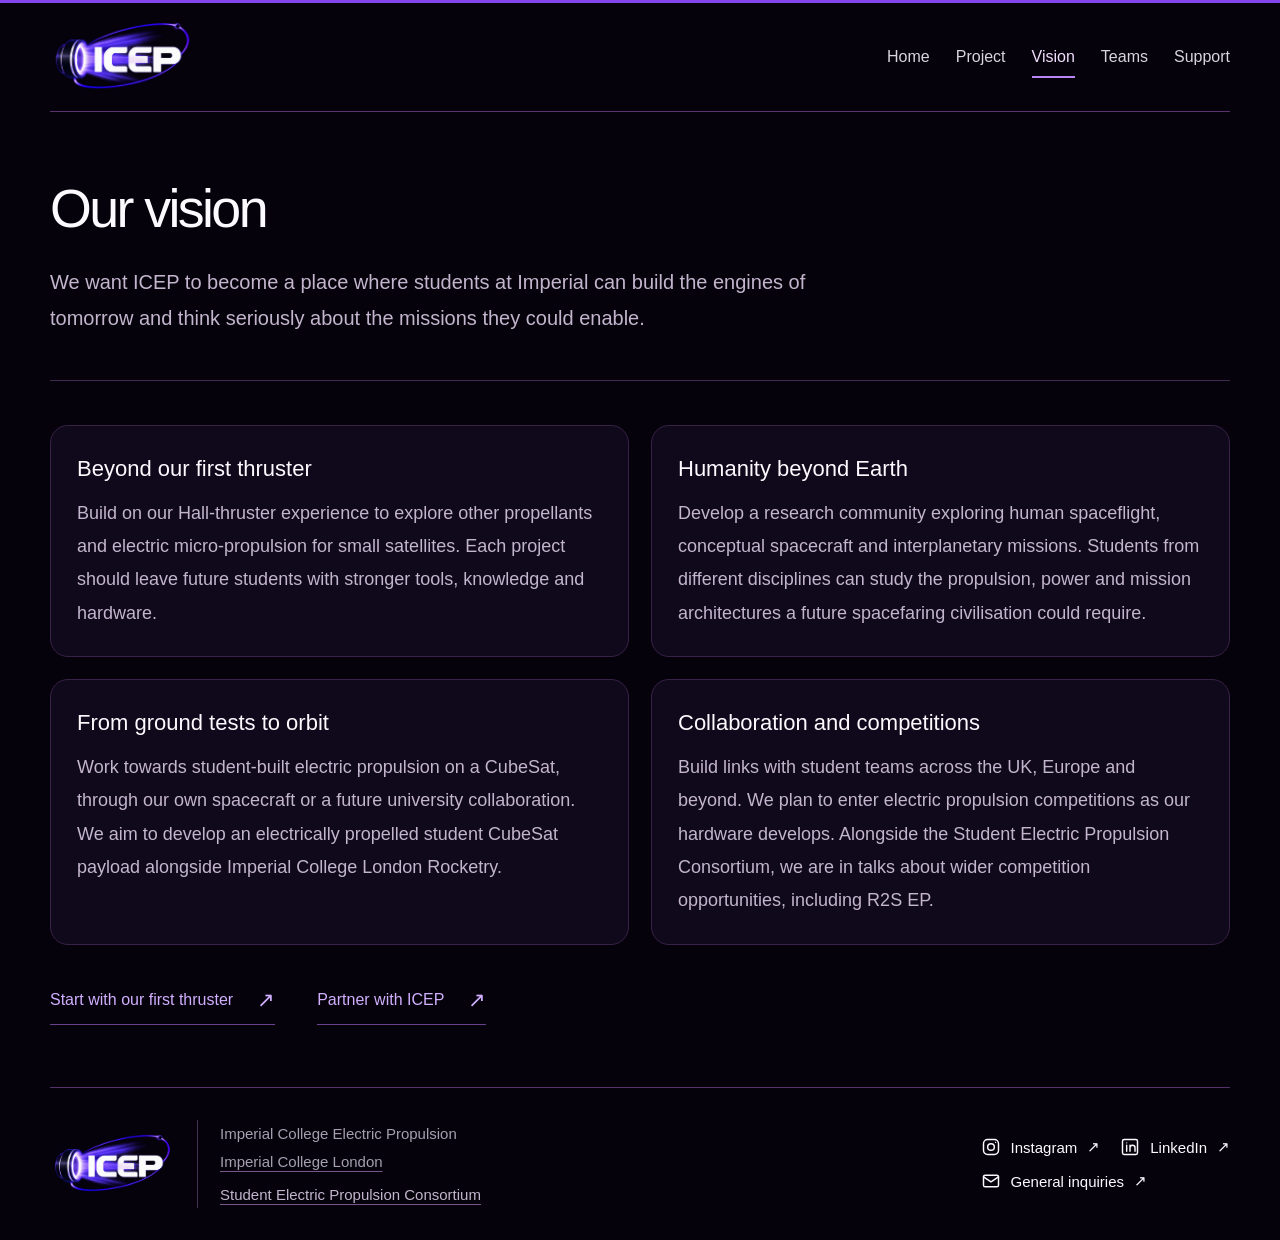
<file: vision.html>
<!doctype html>
<html lang="en-GB">
<head>
  <meta charset="utf-8">
  <meta name="viewport" content="width=device-width, initial-scale=1">
  <meta name="theme-color" content="#06020b">
  <meta name="description" content="ICEP’s aims for electric propulsion, conceptual spacecraft, student CubeSats, collaboration and competitions.">
  <meta property="og:title" content="Our vision | ICEP">
  <meta property="og:description" content="ICEP’s aims for electric propulsion, conceptual spacecraft, student CubeSats, collaboration and competitions.">
  <meta property="og:type" content="website">
  <meta property="og:url" content="https://imperial-college-electric-propulsion.github.io/ICEP-website/vision.html">
  <meta property="og:image" content="https://imperial-college-electric-propulsion.github.io/ICEP-website/assets/icep-logo.jpg">
  <link rel="canonical" href="https://imperial-college-electric-propulsion.github.io/ICEP-website/vision.html">
  <link rel="icon" href="assets/favicon-square.png" type="image/png" sizes="64x64">
  <link rel="stylesheet" href="style.css?v=20261018-6">
  <link rel="stylesheet" href="pages.css?v=20261019-3">
  <title>Our vision | ICEP</title>
</head>
<body id="top" class="multi-page">
  <a class="skip-link" href="#main">Skip to content</a>
  <header class="site-header wrap">
    <a class="brand" href="index.html" aria-label="ICEP home"><img src="assets/icep-mark.webp" alt="Imperial College Electric Propulsion" width="1200" height="572" decoding="async"></a>
    <nav aria-label="Main navigation">
      <a href="index.html">Home</a>
      <a href="project.html">Project</a>
      <a href="vision.html" aria-current="page">Vision</a>
      <a href="teams.html">Teams</a>
      <a href="support.html">Support</a>
    </nav>
  </header>
  <main id="main">
    <div class="page-intro wrap">
      <h1 id="vision-title">Our vision</h1><p class="page-intro-copy">We want ICEP to become a place where students at Imperial can build the engines of tomorrow and think seriously about the missions they could enable.</p>
    </div>
    <div class="wrap"><section class="vision-content" aria-labelledby="vision-title">
          <div class="future-grid">
            <article><h2>Beyond our first thruster</h2><p>Build on our Hall-thruster experience to explore other propellants and electric micro-propulsion for small satellites. Each project should leave future students with stronger tools, knowledge and hardware.</p></article>
            <article><h2>Humanity beyond Earth</h2><p>Develop a research community exploring human spaceflight, conceptual spacecraft and interplanetary missions. Students from different disciplines can study the propulsion, power and mission architectures a future spacefaring civilisation could require.</p></article>
            <article><h2>From ground tests to orbit</h2><p>Work towards student-built electric propulsion on a CubeSat, through our own spacecraft or a future university collaboration. We aim to develop an electrically propelled student CubeSat payload alongside Imperial College London Rocketry.</p></article>
            <article><h2>Collaboration and competitions</h2><p>Build links with student teams across the UK, Europe and beyond. We plan to enter electric propulsion competitions as our hardware develops. Alongside the Student Electric Propulsion Consortium, we are in talks about wider competition opportunities, including R2S EP.</p></article>
          </div>
        </section>
      </div>
    <div class="page-next wrap"><a class="text-link" href="project.html">Start with our first thruster <span aria-hidden="true">↗</span></a><a class="text-link" href="support.html#sponsor-contact">Partner with ICEP <span aria-hidden="true">↗</span></a></div>
  </main>
<footer class="site-footer wrap">
    <div class="footer-identity"><a class="footer-logo" href="index.html" aria-label="ICEP home"><img src="assets/icep-mark.webp" alt="" width="1200" height="572" decoding="async"></a><p>Imperial College Electric Propulsion<br><a href="https://www.imperial.ac.uk/" target="_blank" rel="noopener noreferrer">Imperial College London<span class="sr-only"> (opens in a new tab)</span></a><br><span class="footer-consortium"><a href="https://www.isepc.org/" target="_blank" rel="noopener noreferrer">Student Electric Propulsion Consortium<span class="sr-only"> (opens in a new tab)</span></a></span></p></div>
    <div class="footer-contact">
      <div class="footer-socials" role="group" aria-label="ICEP social media">
        <a class="footer-link" href="https://instagram.com/icepsoc" target="_blank" rel="noopener noreferrer"><svg class="contact-icon" xmlns="http://www.w3.org/2000/svg" width="20" height="20" viewBox="0 0 24 24" aria-hidden="true" focusable="false"><rect x="3" y="3" width="18" height="18" rx="5"/><circle cx="12" cy="12" r="4"/><circle cx="17.5" cy="6.5" r="0.8" fill="currentColor" stroke="none"/></svg> Instagram <span aria-hidden="true">↗</span><span class="sr-only"> (opens in a new tab)</span></a>
        <a class="footer-link" href="https://www.linkedin.com/company/icelectricprop" target="_blank" rel="noopener noreferrer"><svg class="contact-icon" xmlns="http://www.w3.org/2000/svg" width="20" height="20" viewBox="0 0 24 24" aria-hidden="true" focusable="false"><rect x="3" y="3" width="18" height="18" rx="2"/><path d="M8 10v7m4 0v-7m0 3a3 3 0 0 1 6 0v4"/><circle cx="8" cy="7" r="0.8" fill="currentColor" stroke="none"/></svg> LinkedIn <span aria-hidden="true">↗</span><span class="sr-only"> (opens in a new tab)</span></a>
      </div>
      <a class="footer-link" href="mailto:general@icep.uk"><svg class="contact-icon" xmlns="http://www.w3.org/2000/svg" width="20" height="20" viewBox="0 0 24 24" aria-hidden="true" focusable="false"><rect x="3" y="5" width="18" height="14" rx="2"/><path d="m3 7 9 6 9-6"/></svg> General inquiries <span aria-hidden="true">↗</span></a>
    </div>
  </footer>

</body>
</html>
</file>
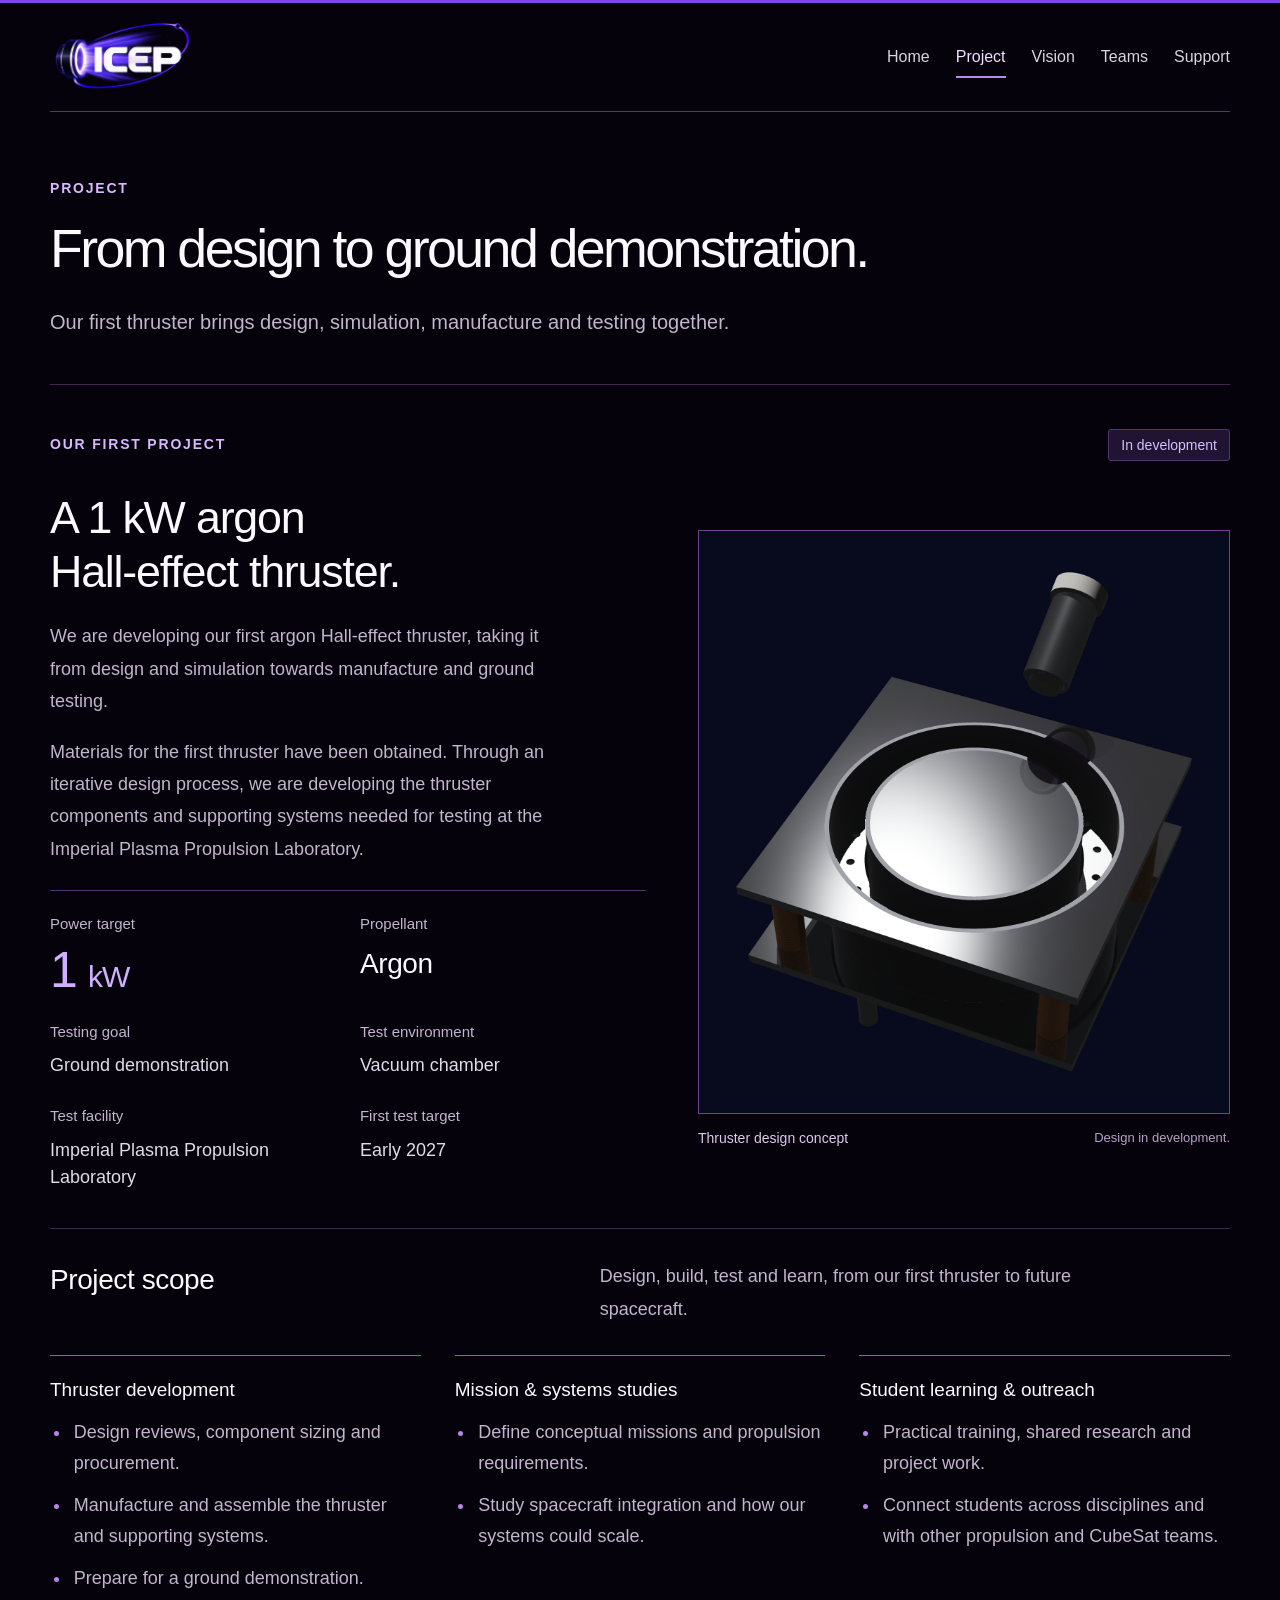
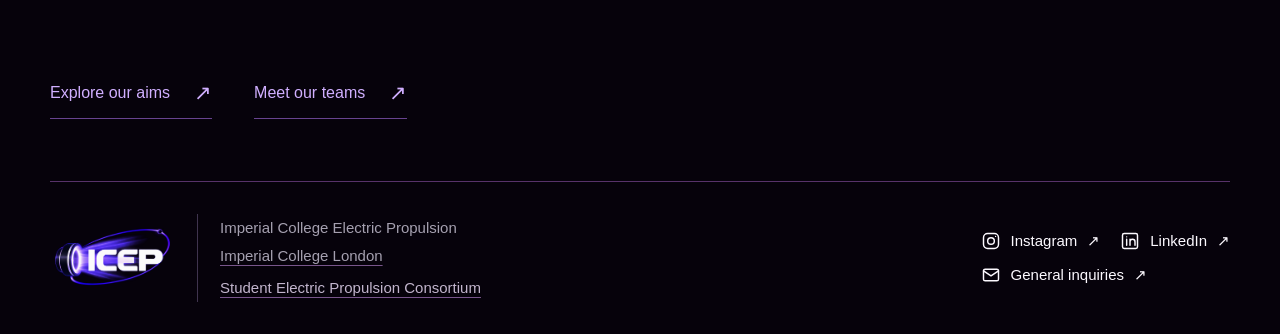
<file: multi-page/project.html>
<!doctype html>
<html lang="en-GB"><head><meta charset="utf-8"><meta name="viewport" content="width=device-width, initial-scale=1"><meta http-equiv="refresh" content="0; url=https://imperial-college-electric-propulsion.github.io/ICEP-website/project.html"><link rel="canonical" href="https://imperial-college-electric-propulsion.github.io/ICEP-website/project.html"><title>ICEP</title></head><body><p>ICEP has moved to its main address. <a href="https://imperial-college-electric-propulsion.github.io/ICEP-website/project.html">Continue to ICEP</a>.</p></body></html>
</file>
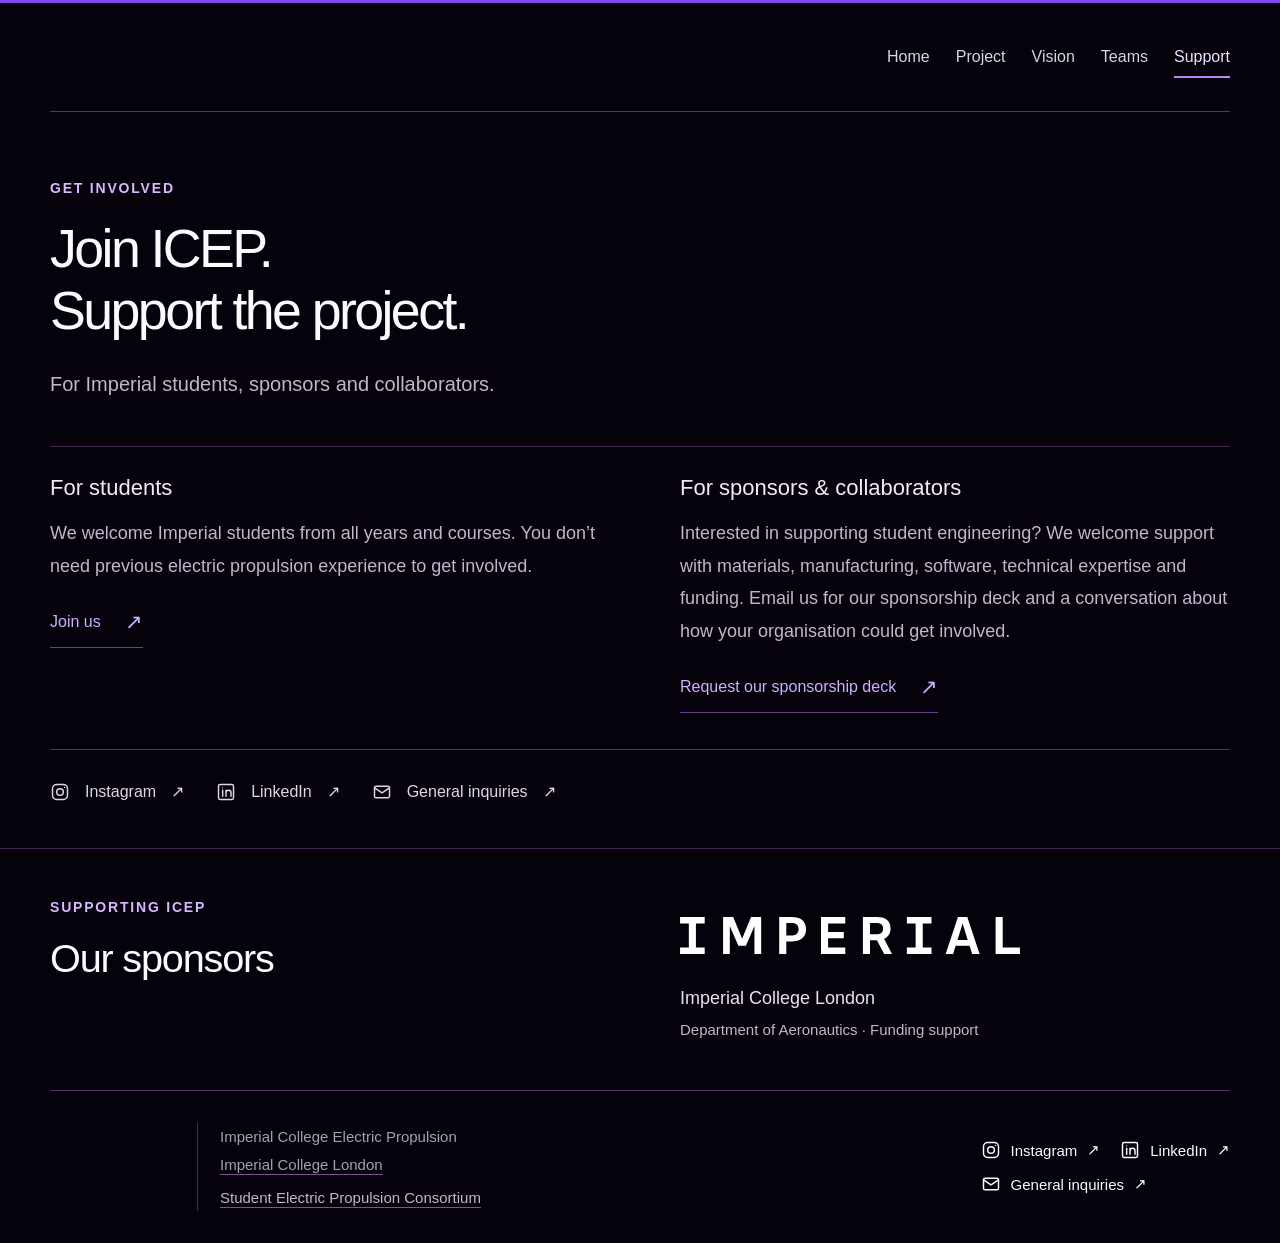
<file: multi-page/support.html>
<!doctype html>
<html lang="en-GB"><head><meta charset="utf-8"><meta name="viewport" content="width=device-width, initial-scale=1"><meta http-equiv="refresh" content="0; url=https://imperial-college-electric-propulsion.github.io/ICEP-website/support.html"><link rel="canonical" href="https://imperial-college-electric-propulsion.github.io/ICEP-website/support.html"><title>ICEP</title></head><body><p>ICEP has moved to its main address. <a href="https://imperial-college-electric-propulsion.github.io/ICEP-website/support.html">Continue to ICEP</a>.</p></body></html>
</file>
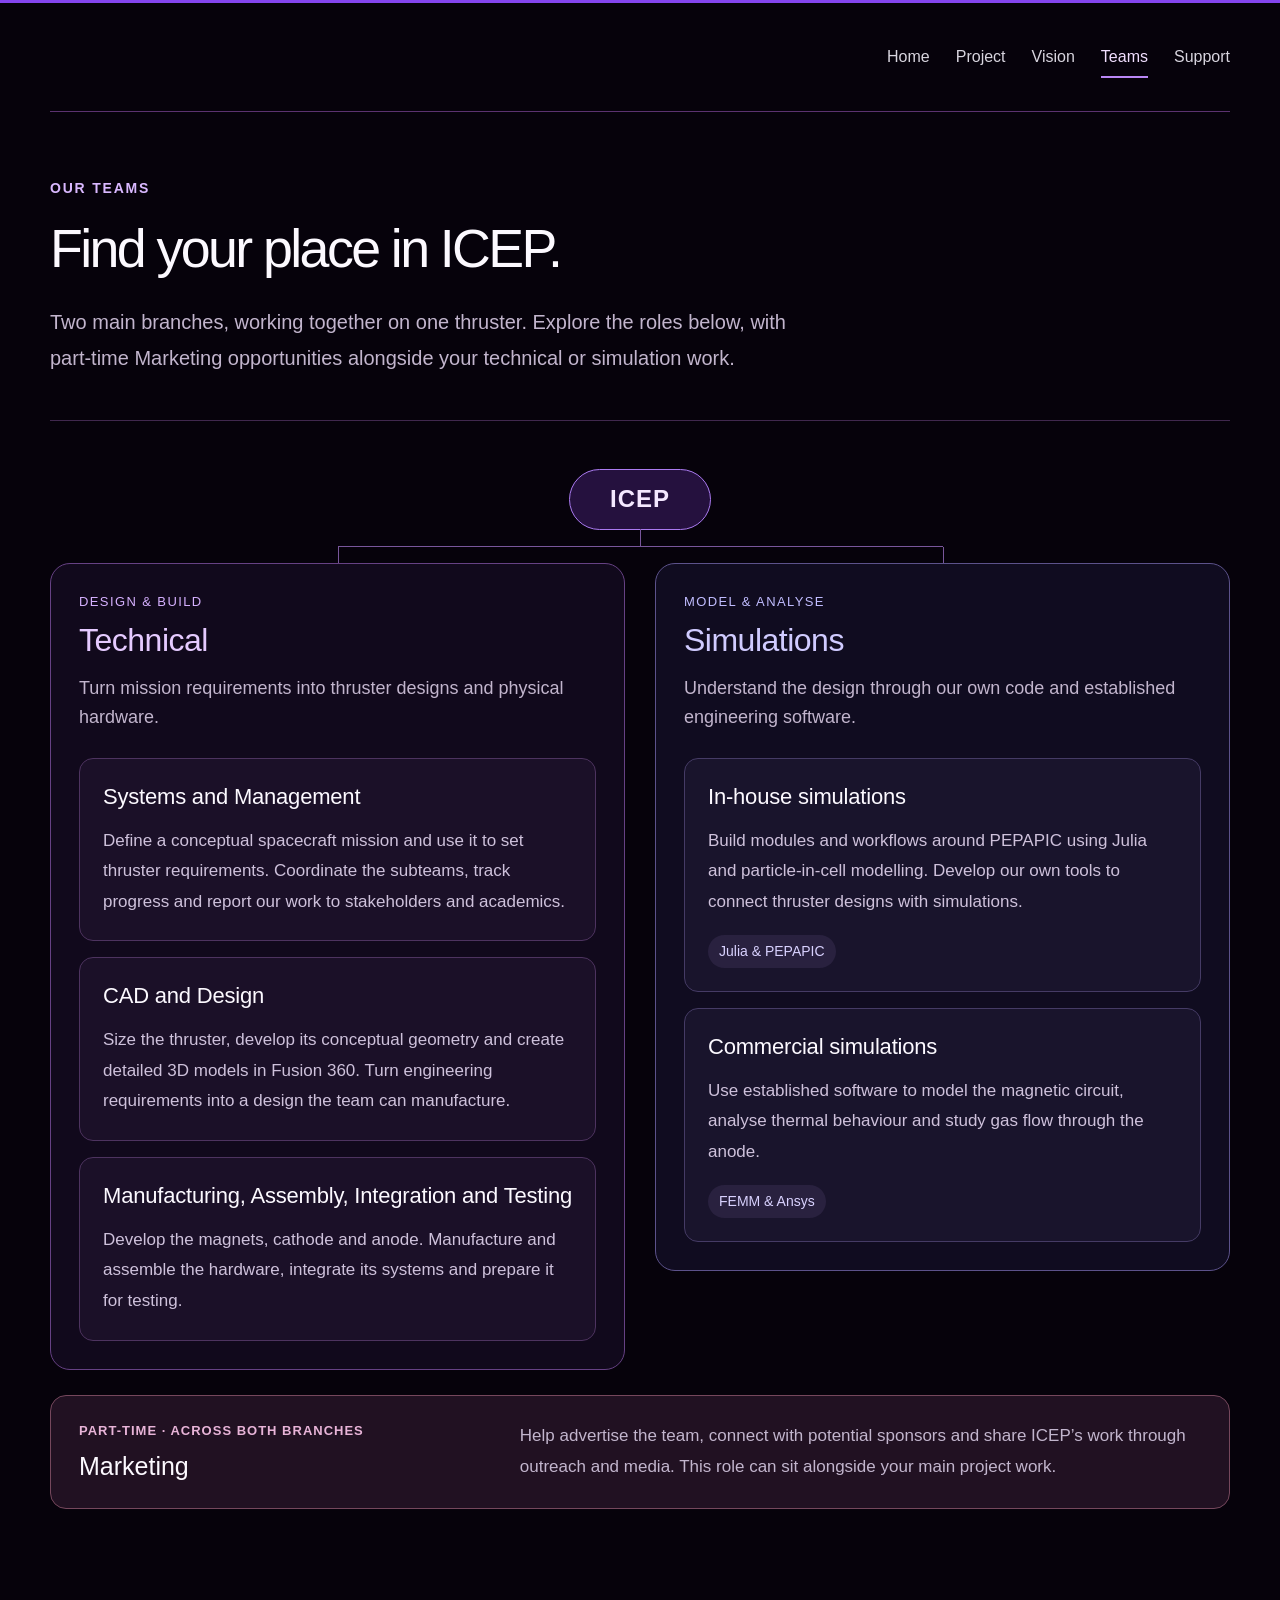
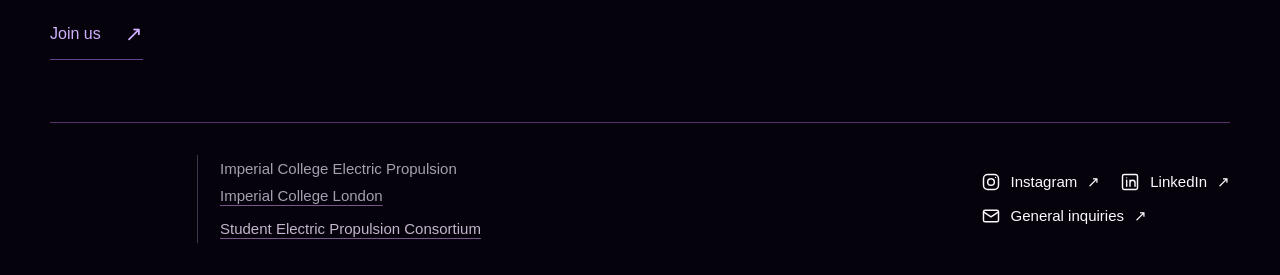
<file: multi-page/teams.html>
<!doctype html>
<html lang="en-GB"><head><meta charset="utf-8"><meta name="viewport" content="width=device-width, initial-scale=1"><meta http-equiv="refresh" content="0; url=https://imperial-college-electric-propulsion.github.io/ICEP-website/teams.html"><link rel="canonical" href="https://imperial-college-electric-propulsion.github.io/ICEP-website/teams.html"><title>ICEP</title></head><body><p>ICEP has moved to its main address. <a href="https://imperial-college-electric-propulsion.github.io/ICEP-website/teams.html">Continue to ICEP</a>.</p></body></html>
</file>
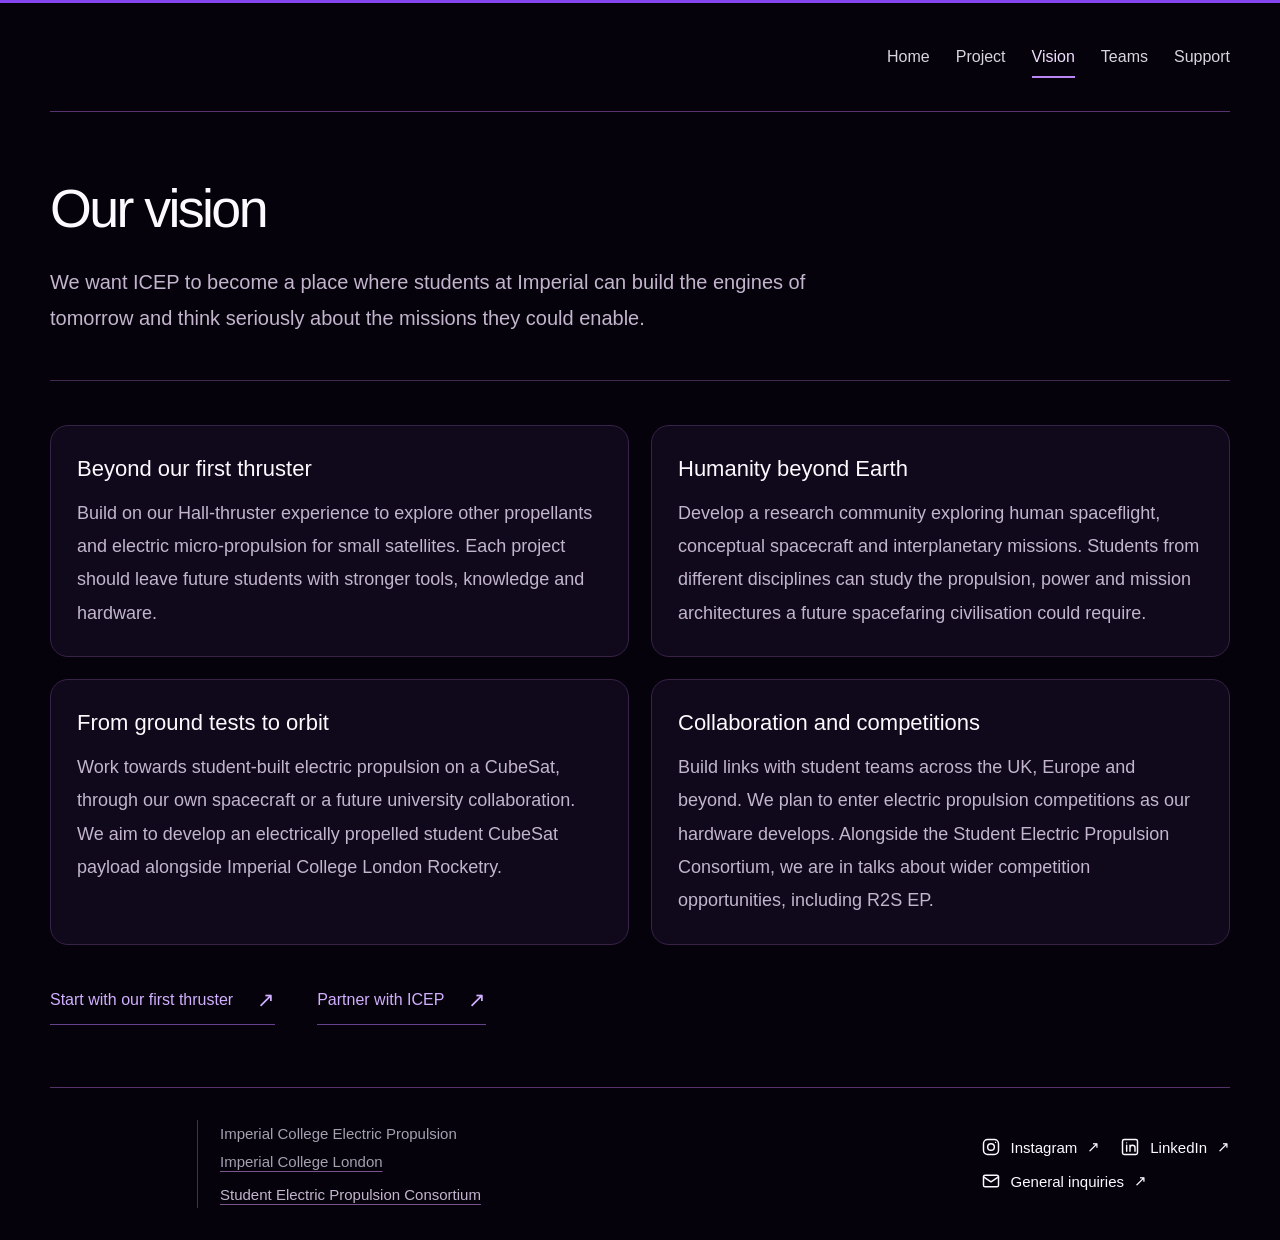
<file: multi-page/vision.html>
<!doctype html>
<html lang="en-GB"><head><meta charset="utf-8"><meta name="viewport" content="width=device-width, initial-scale=1"><meta http-equiv="refresh" content="0; url=https://imperial-college-electric-propulsion.github.io/ICEP-website/vision.html"><link rel="canonical" href="https://imperial-college-electric-propulsion.github.io/ICEP-website/vision.html"><title>ICEP</title></head><body><p>ICEP has moved to its main address. <a href="https://imperial-college-electric-propulsion.github.io/ICEP-website/vision.html">Continue to ICEP</a>.</p></body></html>
</file>
<file: style.css>
:root{--black:#06020b;--panel:#13091f;--white:#fcf9ff;--muted:#c2b5cd;--purple:#8445ee;--lilac:#d0afff;--line:#40284e;--max:1180px;font-family:Arial,Helvetica,sans-serif;color:var(--white);background:var(--black);font-synthesis:none}
*{box-sizing:border-box}html{scroll-behavior:auto;scroll-padding-top:30px}body{margin:0;-webkit-font-smoothing:antialiased;border-top:3px solid var(--purple)}a{color:inherit;text-decoration:none}a:focus-visible{outline:2px solid var(--lilac);outline-offset:6px}img{display:block;max-width:100%;height:auto}::selection{background:var(--purple);color:#fff}
.wrap{width:min(calc(100% - 96px),var(--max));margin-inline:auto}.skip-link{position:fixed;top:10px;left:10px;z-index:10;padding:12px 18px;background:#fff;color:#000;transform:translateY(-160%)}.skip-link:focus{transform:translateY(0)}.sr-only{position:absolute;width:1px;height:1px;padding:0;margin:-1px;overflow:hidden;clip:rect(0,0,0,0);white-space:nowrap;border:0}
.site-header{display:flex;align-items:center;justify-content:space-between;gap:32px;min-height:109px;border-bottom:1px solid var(--line)}.brand{display:block;width:120px;flex-shrink:0}.brand img{width:100%}nav{display:flex;align-items:center;gap:32px;font-size:18px}nav a{padding:12px 0;color:#d8d5df}nav a:hover,.footer-link:hover{color:var(--lilac)}.external-link{display:flex;align-items:center;gap:12px}
.hero{display:grid;grid-template-columns:1.05fr 1.15fr;align-items:center;gap:12px;min-height:570px;padding-block:57px 65px}.hero-copy{position:relative;z-index:1}.eyebrow{text-transform:uppercase;font-size:14px;font-weight:600;letter-spacing:1.8px;line-height:1.5;color:var(--lilac);margin:0 0 23px}h1{font-size:clamp(48px,4.5vw,72px);font-weight:500;line-height:1.1;letter-spacing:-2.6px;margin:0 0 27px}.hero-intro{font-size:20px;line-height:1.85;max-width:425px;color:var(--muted);margin:0}.hero-intro strong{font-weight:400;color:var(--white)}.hero-actions{display:flex;gap:13px;flex-wrap:wrap;margin-top:31px}.button{display:inline-flex;align-items:center;justify-content:center;gap:27px;min-height:47px;padding:14px 21px;font-size:16px;font-weight:600;border:1px solid transparent}.button-primary{background:var(--purple);color:white}.button-primary:hover{background:#8247f0}.button-secondary{border-color:#514662;color:#eeeaf7}.button-secondary:hover{border-color:var(--lilac)}.hero-art{min-width:0;align-self:center;margin-right:-24px}.hero-art img{width:100%;height:auto}
.about-section{background:var(--panel);border-block:1px solid var(--line);padding-block:76px}.section-grid{display:grid;grid-template-columns:1fr 1fr;gap:80px}h2{font-size:clamp(34px,3.1vw,48px);line-height:1.2;letter-spacing:-1.2px;font-weight:500;margin:0}.section-copy{padding-top:1px}.section-copy p,.project-intro>p,.involved-grid p{font-size:18px;line-height:1.85;color:var(--muted);margin:0 0 18px}.section-copy p:last-child{margin-bottom:0}.section-copy .support-note{font-size:16px;color:#d4c8ed;border-left:2px solid var(--purple);padding-left:17px;margin-top:26px}
.project-section{padding-block:76px 72px}.project-heading{display:flex;align-items:center;justify-content:space-between;gap:25px;margin-bottom:30px}.project-heading .eyebrow{margin:0}.status{font-size:14px;color:#d3bfff;border:1px solid #4d376c;background:#211332;padding:7px 12px;border-radius:3px}.project-grid{display:grid;grid-template-columns:1.1fr .9fr;gap:100px}.project-intro h2{font-size:clamp(40px,3.7vw,56px);margin-bottom:25px}.project-intro>p{max-width:450px}.project-facts{display:grid;grid-template-columns:1fr 1fr;align-content:start;gap:32px 30px;margin:4px 0 0;border-top:1px solid var(--line);padding-top:23px}.project-facts>div:last-child{grid-column:1/-1;border-top:1px solid var(--line);padding-top:23px}.project-facts dt{font-size:15px;color:var(--muted);margin:0 0 13px}.project-facts dd{font-size:72px;line-height:1;font-weight:400;letter-spacing:-3px;color:var(--lilac);margin:0}.project-facts dd>span{font-size:40px;letter-spacing:-1px}.project-facts .fact-text{font-size:30px;letter-spacing:-.7px;line-height:1.4;color:var(--white);margin-top:22px}.project-facts .fact-scope{font-size:21px;line-height:1.5;letter-spacing:0;color:#e0dbe9}
.work-areas{display:grid;grid-template-columns:repeat(3,1fr);gap:38px;margin-top:48px;border-top:1px solid var(--line);padding-top:29px}.area-line{display:block;width:25px;height:2px;background:var(--purple);margin-bottom:18px}h3{font-size:21px;font-weight:500;line-height:1.4;margin:0 0 14px}.work-areas p{font-size:18px;line-height:1.8;color:var(--muted);margin:0}.text-link{display:inline-flex;align-items:center;gap:24px;font-size:16px;line-height:1.6;color:var(--lilac);padding-block:8px;border-bottom:1px solid #67438f;margin-top:30px}.text-link:hover{color:white;border-color:var(--lilac)}.text-link span[aria-hidden]{font-size:21px}
.involved-section{background:var(--panel);border-block:1px solid var(--line);padding-block:63px 66px}.involved-section .eyebrow{margin-bottom:17px}.involved-section h2{font-size:clamp(34px,3.2vw,48px)}.involved-grid{display:grid;grid-template-columns:1fr 1fr;gap:80px;margin-top:36px}.involved-grid article{padding-top:25px;border-top:1px solid #372d47}.involved-grid h3{font-size:22px;color:#f2eafa}.involved-grid p{margin-bottom:0;max-width:440px}.involved-grid .text-link{margin-top:15px}
.site-footer{display:flex;align-items:center;justify-content:space-between;gap:30px;padding-block:32px}.footer-identity{display:flex;align-items:center;gap:22px}.footer-identity>a{font-size:30px;letter-spacing:-.6px;font-weight:700}.footer-identity p{font-size:14px;color:#a5a0b0;line-height:1.6;margin:0;border-left:1px solid #3f344e;padding-left:22px}.footer-link{font-size:15px;display:flex;gap:16px;padding-block:10px}
@media(min-width:1450px){.hero{min-height:610px}.hero-art{margin-right:-40px}}
@media(max-width:1000px){.wrap{width:calc(100% - 64px)}.hero{grid-template-columns:1.15fr 1fr;min-height:520px;gap:0}.hero-art{margin-right:-15px}.hero-intro{font-size:18px}.section-grid{gap:45px}.project-grid{gap:50px}.involved-grid{gap:50px}.work-areas{gap:28px}.project-facts .fact-text{font-size:26px}}
@media(max-width:740px){.wrap{width:calc(100% - 40px)}.site-header{min-height:92px;gap:18px}.brand{width:95px}nav{gap:18px;font-size:15px}.external-link{gap:5px}.hero{grid-template-columns:1fr;padding-block:38px 23px;gap:14px;min-height:0}.eyebrow{font-size:13px;margin-bottom:19px}h1{font-size:clamp(44px,7.2vw,56px);letter-spacing:-1.8px;margin-bottom:23px}.hero-intro{max-width:470px;font-size:18px}.hero-actions{margin-top:25px}.hero-art{margin:0 auto;width:min(100%,470px)}.section-grid{grid-template-columns:1fr;gap:26px}.about-section{padding-block:49px}.section-copy p,.project-intro>p,.involved-grid p{font-size:18px}.project-section{padding-block:49px}.project-heading{margin-bottom:28px}.project-grid{grid-template-columns:1fr;gap:20px}.project-intro h2{font-size:42px}.project-facts{margin-top:2px;gap:24px;padding-top:22px}.project-facts dd{font-size:62px}.project-facts .fact-text{font-size:28px;margin-top:15px}.project-facts .fact-scope{font-size:19px}.project-facts>div:last-child{padding-top:18px}.work-areas{grid-template-columns:1fr;gap:25px;margin-top:32px;padding-top:26px}.work-areas article{display:grid;grid-template-columns:20px 1fr;gap:0 15px}.area-line{width:17px;margin-top:10px;margin-bottom:0}.work-areas h3{margin:0 0 9px;font-size:20px}.work-areas p{grid-column:2;font-size:18px}.project-section>.text-link{margin-top:25px}.involved-section{padding-block:47px}.involved-grid{gap:26px;grid-template-columns:1fr;margin-top:27px}.involved-grid article{padding-top:22px}.involved-grid .text-link{margin-top:11px}.footer-identity{gap:15px}.footer-identity p{padding-left:15px;font-size:12px}.footer-identity>a{font-size:26px}.footer-link{font-size:14px;gap:10px}.site-footer{padding-block:27px;gap:15px}}
@media(max-width:440px){.site-header{flex-wrap:wrap;justify-content:center;gap:0;padding-block:7px 12px}.brand{width:106px}nav{width:100%;justify-content:center;gap:23px;font-size:14px}nav a{padding-block:8px}.hero{padding-top:32px}h1{font-size:44px}.button{font-size:15px;padding:13px 18px;min-height:44px}.hero-actions{gap:10px}.hero-art{margin-top:0}.project-intro h2{font-size:40px}.project-facts{grid-template-columns:.8fr 1.2fr}.project-facts .fact-text{font-size:28px}.footer-identity p{font-size:12px;max-width:160px}.footer-identity{gap:10px}.footer-identity p{padding-left:10px}.footer-link{gap:5px}.status{font-size:13px;padding:6px 9px}}
.brand{width:145px}
nav{gap:26px}
.teams-section{border-top:1px solid var(--line);padding-block:66px 70px}
.teams-heading{display:grid;grid-template-columns:1.2fr 1fr;align-items:end;gap:80px;margin-bottom:34px}
.teams-heading .eyebrow{margin-bottom:17px}
.teams-heading>p{font-size:18px;line-height:1.8;color:var(--muted);margin:0;max-width:360px}
.team-list{border-top:1px solid var(--line)}
.team-list article{display:grid;grid-template-columns:32px 1fr 1.6fr;align-items:start;gap:25px;padding:25px 0;border-bottom:1px solid var(--line)}
.team-number{color:var(--lilac);font-size:14px;line-height:2.4}
.team-list h3{font-size:22px;line-height:1.6;margin:0}
.team-list p{font-size:18px;line-height:1.85;color:var(--muted);margin:0;max-width:490px}
.social-links{list-style:none;margin:36px 0 0;padding:24px 0 0;display:flex;flex-wrap:wrap;gap:12px 32px;border-top:1px solid var(--line)}
.social-links a{display:flex;align-items:center;gap:15px;font-size:16px;color:#ddd6eb;padding-block:8px}
.social-links a:hover{color:var(--lilac)}
.email-link{overflow-wrap:anywhere}
.sponsors-section{display:grid;grid-template-columns:1fr 1fr;gap:80px;align-items:start;padding-block:65px 68px}
.sponsors-section .eyebrow{margin-bottom:17px}
.sponsor-item{padding-top:8px}
.sponsor-logo{display:block;width:min(100%,340px);padding-block:12px}
.sponsor-logo img{width:100%;height:auto}
.sponsor-item p{font-size:18px;line-height:1.7;color:#e8e3ef;margin:17px 0 0}
.sponsor-item p span{display:block;color:var(--muted);font-size:15px;margin-top:3px}
.site-footer{border-top:1px solid var(--line)}
@media(max-width:1000px){nav{gap:22px;font-size:16px}.brand{width:135px}.teams-heading{gap:45px}.team-list article{grid-template-columns:24px 1fr 1.5fr;gap:20px}.sponsors-section{gap:50px}}
@media(max-width:740px){.brand{width:115px}nav{gap:17px;font-size:15px}.teams-section{padding-block:47px}.teams-heading{grid-template-columns:1fr;gap:19px;margin-bottom:27px}.team-list article{grid-template-columns:22px 1fr;gap:6px 15px;padding:22px 0}.team-list h3{font-size:21px}.team-list p{grid-column:2}.team-number{line-height:2.5}.social-links{gap:8px 26px;margin-top:28px;padding-top:18px}.social-links a{font-size:15px;gap:10px}.sponsors-section{grid-template-columns:1fr;gap:28px;padding-block:47px}.sponsor-logo{width:min(100%,310px)}.sponsor-item{padding-top:0}}
@media(max-width:620px){.site-header{flex-wrap:wrap;justify-content:center;gap:10px;padding-block:17px 12px}.brand{width:132px}nav{width:100%;justify-content:center;flex-wrap:wrap;gap:4px 22px;font-size:15px}nav a{padding-block:8px}}
.hero-sky{position:relative;isolation:isolate;background:#000}
.hero-art{margin-left:5px}
.hero-wordmark{font-size:16px;font-weight:400;letter-spacing:4px;text-align:center;text-transform:uppercase;line-height:1.9;color:#e6deee;margin:24px 0 0}
.team-group{margin-top:42px}
.team-group-heading{display:flex;justify-content:space-between;align-items:start;gap:40px;margin-bottom:22px}
.team-group-heading h3{font-size:28px;letter-spacing:-.4px;line-height:1.3;margin:0}
.team-group-heading>p{font-size:16px;line-height:1.8;color:var(--muted);max-width:360px;margin:3px 0 0}
.team-role h4{font-size:21px;line-height:1.5;font-weight:500;margin:0}
.team-role .role-name{font-size:14px;line-height:1.65;color:#c5bdcf;margin:4px 0 0;max-width:245px}
.marketing-role{display:grid;grid-template-columns:1fr 1.6fr;gap:40px;border-left:2px solid var(--purple);padding:5px 0 5px 25px;margin-top:40px}
.marketing-role .eyebrow{font-size:12px;margin:0 0 9px}
.marketing-role h3{font-size:24px;margin:0}
.marketing-role>p{font-size:18px;line-height:1.85;color:var(--muted);margin:0;align-self:center;max-width:550px}
.footer-logo{display:block;flex-shrink:0;width:125px}
.footer-logo img{width:100%;height:auto}
.footer-identity{min-width:0}
@media(max-width:1000px){.team-group-heading>p{max-width:310px}.marketing-role{gap:30px}.hero-wordmark{font-size:14px;letter-spacing:3px}}
@media(max-width:740px){.hero-art{margin:7px auto 16px}.hero-wordmark{font-size:14px;letter-spacing:3px;margin-top:18px}.team-group{margin-top:33px}.team-group-heading{flex-direction:column;gap:11px;margin-bottom:20px}.team-group-heading h3{font-size:26px}.team-group-heading>p{margin:0;max-width:440px}.team-role h4{font-size:20px}.team-list article>.team-role{grid-column:2}.team-list article>p{margin-top:8px}.team-role .role-name{font-size:15px;max-width:300px}.marketing-role{grid-template-columns:1fr;gap:17px;margin-top:30px;padding-left:18px}.footer-logo{width:105px}.footer-identity p{font-size:12px}}
@media(max-width:620px){.site-footer{align-items:start;flex-wrap:wrap;gap:15px}.footer-identity{width:100%;gap:16px}.footer-identity p{font-size:13px;line-height:1.7;padding-left:16px}.footer-logo{width:100px}.site-footer>.footer-link{margin-left:116px}.hero-wordmark{font-size:13px;letter-spacing:2.5px}}
.project-scope{margin-top:37px;padding-top:31px;border-top:1px solid var(--line)}
.scope-heading{display:grid;grid-template-columns:1fr 1.3fr;gap:65px;align-items:start;margin-bottom:29px}
.scope-heading h3{font-size:28px;letter-spacing:-.4px;line-height:1.4;margin:0}
.scope-heading>p{font-size:18px;line-height:1.85;color:var(--muted);margin:0;max-width:520px}
.scope-grid{display:grid;grid-template-columns:repeat(3,1fr);gap:34px}
.scope-grid article{border-top:1px solid #49345e;padding-top:20px}
.scope-grid h4,.future-scope h4{font-size:19px;line-height:1.5;font-weight:500;margin:0 0 12px}
.scope-grid p,.future-scope p{font-size:16px;line-height:1.9;color:var(--muted);margin:0}
.future-scope{display:grid;grid-template-columns:.7fr 1.8fr;gap:42px;margin-top:30px;padding:22px 0 0;border-top:1px solid var(--line)}
.future-scope h4{color:var(--lilac);font-size:18px}
@media(max-width:1000px){.scope-heading{gap:40px}.scope-grid{gap:25px}.future-scope{gap:30px}}
@media(max-width:740px){.scope-heading{grid-template-columns:1fr;gap:16px;margin-bottom:24px}.scope-heading h3{font-size:26px}.scope-grid{grid-template-columns:1fr;gap:23px}.scope-grid article{padding-top:18px}.scope-grid p,.future-scope p{font-size:18px}.future-scope{grid-template-columns:1fr;gap:0;margin-top:27px}.project-scope{margin-top:29px;padding-top:25px}}
.site-header{border-bottom-color:#5b3270}
.hero{min-height:630px;padding-block:53px 135px}
.hero-wordmark{color:#f1e6fb}
.eyebrow{color:#d9b8ff}
.button-primary{background:#8240dd;border-color:#a566f3}
.button-primary:hover{background:#7540cf}
.button-secondary{border-color:#a46ac3;background:#140a2580}
.about-section,.involved-section{border-color:#4d2b61}
.project-grid{grid-template-columns:1.12fr 1fr;gap:52px;align-items:center}
.project-intro h2{font-size:clamp(40px,3.5vw,54px);margin-bottom:22px}
.project-intro>p{max-width:520px}
.project-intro .project-facts{grid-template-columns:.8fr .9fr 1.3fr;gap:18px;margin-top:25px;padding-top:22px;border-color:#57336c}
.project-intro .project-facts>div:last-child{grid-column:auto;border:0;padding:0}
.project-intro .project-facts dd{font-size:50px;letter-spacing:-1.8px}
.project-intro .project-facts dd>span{font-size:30px}
.project-intro .project-facts .fact-text{font-size:26px;letter-spacing:-.4px;line-height:1.6;margin-top:7px}
.project-intro .project-facts .fact-scope{font-size:18px;letter-spacing:0;line-height:1.7;margin-top:7px}
.project-visual{margin:0;min-width:0}
.project-image-wrap{background:#080a1d;border:1px solid #6e4288;padding:23px 19px;min-height:330px;display:flex;align-items:center;justify-content:center}
.project-image-wrap img{width:100%;height:auto;max-height:none;object-fit:contain}
.project-visual figcaption{display:flex;justify-content:space-between;flex-wrap:wrap;gap:7px 15px;font-size:14px;line-height:1.7;color:#e0c8ed;padding-top:13px}
.project-visual figcaption>span:last-child{color:#b8a2c5;font-size:13px}
.team-list article{border-color:#42264f}
.team-group-heading h3{color:#e9c7ff}
.team-number{color:#ef8edb}
.scope-grid article{border-color:#a451b7}
.marketing-role{border-left-color:#d977cf;background:#1a0d28;padding:22px 24px}
.social-links{border-color:#57326a}
.sponsors-section{border-top:1px solid #4d2b61}
.site-footer{border-color:#57326a}
@media(max-width:1000px){.project-grid{gap:34px}.project-image-wrap{padding:19px 15px;min-height:300px}.project-intro .project-facts{gap:13px}.project-intro .project-facts .fact-scope{font-size:16px}}
@media(max-width:740px){.hero{min-height:0;padding-block:38px 143px}.project-grid{grid-template-columns:1fr;gap:29px}.project-intro h2{font-size:42px}.project-visual{max-width:520px;width:100%;margin-inline:auto}.project-image-wrap{min-height:0;padding:22px}.project-image-wrap img{max-height:none}.project-intro .project-facts{margin-top:24px;gap:18px}.project-intro .project-facts dd{font-size:48px}.project-intro .project-facts .fact-text{font-size:26px}.project-intro .project-facts .fact-scope{font-size:18px}.project-visual figcaption{font-size:14px}.marketing-role{padding:21px 18px}}
@media(max-width:440px){.project-intro h2{font-size:40px}.project-intro .project-facts{grid-template-columns:.75fr .85fr 1.3fr;gap:12px}.project-intro .project-facts dt{font-size:13px}.project-intro .project-facts dd{font-size:42px}.project-intro .project-facts dd>span{font-size:26px}.project-intro .project-facts .fact-text{font-size:21px}.project-intro .project-facts .fact-scope{font-size:15px}.project-image-wrap{padding:17px}}
.hero-sky::before{content:"";position:absolute;z-index:-1;left:0;right:0;bottom:0;height:240px;pointer-events:none;background:#000 url("assets/nasa-earth-horizon.webp") center 18% / cover no-repeat}
.hero{min-height:670px;padding-block:50px 250px}
.earth-credit{position:absolute;right:max(48px,calc((100% - 1180px)/2));bottom:13px;font-size:13px;line-height:1.5;color:#ece9f2;background:#000b;padding:5px 8px;margin:0}
.earth-credit a:hover{color:var(--lilac)}
@media(max-width:740px){.hero{min-height:0;padding-block:38px 235px}.hero-sky::before{height:210px;background-position:center 18%}.earth-credit{right:20px;bottom:12px;font-size:12px}}
@media(prefers-reduced-motion:reduce){html{scroll-behavior:auto}}

/* Readable type and expanded community and project information. */
body{font-size:18px}
nav{flex-wrap:wrap;justify-content:flex-end;gap:10px 26px;font-size:16px}
.hero-intro{max-width:550px;line-height:1.75}
.consortium-subtitle{font-size:16px;line-height:1.6;color:var(--lilac);margin:-9px 0 24px;max-width:500px}
.consortium-subtitle a,.footer-identity p a{text-decoration:underline;text-decoration-color:#78558b;text-underline-offset:4px}
.consortium-subtitle a:hover,.footer-identity p a:hover{color:#fff;text-decoration-color:var(--lilac)}
.community-stats{display:grid;grid-template-columns:repeat(3,minmax(0,1fr));gap:32px;margin-top:42px;margin-bottom:0;padding-top:30px;border-top:1px solid #4d2b61}
.community-stats>div{display:flex;flex-direction:column;gap:10px}
.community-stats dt{font-size:18px;line-height:1.5;color:var(--muted)}
.community-stats dd{order:-1;font-size:56px;line-height:1.1;letter-spacing:-2px;color:var(--lilac);margin:0}
.project-intro .project-facts{grid-template-columns:repeat(2,minmax(0,1fr));gap:26px 24px}
.project-intro .project-facts>div,.project-intro .project-facts>div:last-child{grid-column:auto;border:0;padding:0;min-width:0}
.project-intro .project-facts dt{font-size:15px;line-height:1.5;margin-bottom:9px}
.project-intro .project-facts .fact-text{font-size:28px;line-height:1.35;margin-top:0}
.project-intro .project-facts .fact-scope{font-size:18px;line-height:1.5;margin-top:0}
.future-scope{display:block;padding-top:32px;margin-top:38px}
.future-heading{max-width:860px;margin-bottom:27px}
.future-heading h3{font-size:30px;line-height:1.3;color:var(--lilac);margin-bottom:15px}
.future-heading>p{font-size:18px;line-height:1.8}
.future-grid{display:grid;grid-template-columns:repeat(2,minmax(0,1fr));gap:28px 38px}
.future-grid article{padding-top:20px;border-top:1px solid #49345e;min-width:0}
.future-grid h4{font-size:22px;color:var(--white);margin-bottom:12px}
.future-grid p{font-size:18px;line-height:1.8}
.team-list article{grid-template-columns:30px minmax(0,1.1fr) minmax(0,1.5fr)}
.team-role h4{overflow-wrap:break-word}
.team-group-heading>p,.teams-heading>p,.involved-grid p{max-width:none}
.team-list p,.section-copy p,.project-intro>p,.involved-grid p{line-height:1.8}
.team-number{font-size:15px}
.footer-identity{flex:1}
.footer-identity p{font-size:15px;line-height:1.85;max-width:550px}
.footer-consortium{display:inline-block;margin-top:5px;color:var(--muted)}
.earth-credit{font-size:12px}
@media(max-width:1000px){nav{gap:8px 20px;font-size:15px}.section-grid,.teams-heading,.involved-grid{gap:36px}.project-grid{gap:30px}.hero-intro{font-size:19px}}
@media(max-width:740px){.hero-intro{font-size:18px}.consortium-subtitle{font-size:15px}.hero-wordmark{font-size:14px;letter-spacing:2.5px}.section-copy p,.project-intro>p,.involved-grid p,.scope-grid p,.future-grid p,.team-list p,.marketing-role>p,.scope-heading>p,.teams-heading>p,.team-group-heading>p{font-size:17px}.community-stats{gap:18px;margin-top:30px}.community-stats dd{font-size:44px}.community-stats dt{font-size:15px}.project-intro .project-facts{gap:24px}.project-intro .project-facts .fact-scope{font-size:17px}.future-grid{grid-template-columns:1fr;gap:24px}.future-heading h3{font-size:28px}.team-list article{grid-template-columns:22px minmax(0,1fr);gap:6px 15px}.team-list article>.team-role,.team-list article>p{grid-column:2}.team-role h4{font-size:21px}.footer-identity p{font-size:14px;max-width:none}.footer-link{font-size:15px}.earth-credit{font-size:11px}}
@media(max-width:620px){nav{justify-content:center;font-size:15px;gap:4px 18px}.site-header{gap:14px}.footer-identity{align-items:start}.footer-identity p{font-size:14px;max-width:none}.site-footer>.footer-link{margin-left:116px}}
@media(max-width:440px){h1{font-size:44px}.project-intro h2{font-size:40px}.button{font-size:16px}.status{font-size:13px}.community-stats{gap:12px}.community-stats dd{font-size:40px}.community-stats dt{font-size:14px}.project-intro .project-facts{grid-template-columns:repeat(2,minmax(0,1fr));gap:22px 18px}.project-intro .project-facts dd{font-size:44px}.project-intro .project-facts dd>span{font-size:26px}.project-intro .project-facts .fact-text{font-size:26px}.project-intro .project-facts .fact-scope{font-size:16px}.project-intro .project-facts dt{font-size:14px}.footer-identity p{font-size:14px}}

/* Team hierarchy with two branches and readable role cards. */
.hero-actions .button{gap:14px;padding-inline:18px}
#sponsor-contact{scroll-margin-top:35px}
.team-map{margin-top:38px}
.team-map-root{position:relative;width:max-content;margin:0 auto;padding:15px 40px;border:1px solid #aa7af0;border-radius:999px;background:#25113e;color:#f4e8ff;font-size:24px;font-weight:600;letter-spacing:1px;line-height:1.2}
.team-map-root::after{content:"";position:absolute;left:50%;bottom:-17px;width:1px;height:17px;background:#78569b}
.team-branches{position:relative;display:grid;grid-template-columns:repeat(2,minmax(0,1fr));gap:30px;margin-top:33px;align-items:start}
.team-branches::before{content:"";position:absolute;left:calc(25% - 7.5px);right:calc(25% - 7.5px);top:-17px;height:1px;background:#78569b}
.team-branch{position:relative;min-width:0;border:1px solid #664184;border-radius:20px;background:#11091c;padding:28px}
.team-branch::before{content:"";position:absolute;left:50%;top:-17px;width:1px;height:16px;background:#78569b}
.branch-heading{margin-bottom:25px}
.branch-heading .branch-label{font-size:13px;line-height:1.5;letter-spacing:1.4px;text-transform:uppercase;color:#d6b1ff;margin:0 0 10px}
.branch-heading h3{font-size:32px;line-height:1.2;font-weight:500;color:#e5caff;margin:0 0 14px;letter-spacing:-.5px}
.branch-heading>p:last-child{font-size:18px;line-height:1.65;color:var(--muted);margin:0}
.branch-roles{display:grid;gap:16px}
.role-card{min-width:0;border:1px solid #4d335f;border-radius:14px;background:#1b1028;padding:23px}
.role-card h4{font-size:22px;line-height:1.4;font-weight:500;letter-spacing:-.2px;margin:0 0 13px;color:var(--white);overflow-wrap:break-word}
.role-card p{font-size:17px;line-height:1.8;color:#cec1db;margin:0}
.role-tool{display:inline-block;font-size:14px;line-height:1.6;color:#dac5f6;margin-top:18px;padding:5px 11px;background:#291b3c;border-radius:999px}
.simulations-branch{border-color:#5c528b;background:#100c20}
.simulations-branch .branch-label{color:#c1bdff}
.simulations-branch .branch-heading h3{color:#d0cbff}
.simulations-branch .role-card{background:#19142c;border-color:#453b65}
.simulations-branch .role-tool{background:#29213f;color:#d9d2ff}
.team-map .marketing-role{border:1px solid #75475c;border-radius:16px;background:#211122;margin-top:25px;padding:25px 28px;grid-template-columns:1fr 1.65fr;gap:28px}
.team-map .marketing-role .eyebrow{font-size:13px;color:#e8b4d8;letter-spacing:1px;line-height:1.6}
.team-map .marketing-role h3{font-size:25px;line-height:1.3}
.team-map .marketing-role>p{font-size:17px;line-height:1.8;max-width:none}
@media(max-width:1000px){.team-branch{padding:22px}.role-card{padding:20px}.role-card h4{font-size:21px}.branch-heading>p:last-child{font-size:17px}.team-branches{gap:24px}.team-branches::before{left:calc(25% - 6px);right:calc(25% - 6px)}}
@media(max-width:740px){.team-map{margin-top:28px}.team-map-root{font-size:22px;padding:13px 34px}.team-map-root::after,.team-branches::before,.team-branch::before{display:none}.team-branches{grid-template-columns:1fr;gap:22px;margin-top:22px}.team-branch{padding:23px;border-radius:18px}.branch-heading h3{font-size:30px}.role-card{padding:21px}.role-card h4{font-size:21px}.role-card p{font-size:17px}.team-map .marketing-role{grid-template-columns:1fr;gap:17px;margin-top:22px;padding:23px}.team-map .marketing-role>p{font-size:17px}}
@media(max-width:440px){.team-branch{padding:20px 17px}.role-card{padding:19px 17px}.role-card h4{font-size:20px}.branch-heading>p:last-child,.role-card p,.team-map .marketing-role>p{font-size:17px}.team-map .marketing-role{padding:22px 20px}}

/* Consortium attribution beneath the hero logo and a distinct future section. */
.hero-art .consortium-subtitle{font-size:15px;line-height:1.65;text-align:center;max-width:440px;margin:17px auto 0;padding-inline:12px;color:#cbb7dd}
.future-scope{margin-top:52px;padding:38px 32px 32px;border-top:5px solid #a16ce5;border-bottom:1px solid #4d3266;border-radius:0 0 18px 18px;background:#140b21}
.future-heading{max-width:880px;margin-bottom:30px}
.future-heading h3{font-size:34px;margin-bottom:18px}
.future-grid article{border-top-color:#674681}
@media(max-width:740px){.hero-art .consortium-subtitle{font-size:14px;margin-top:15px;max-width:380px}.future-scope{margin-top:38px;padding:29px 22px 25px}.future-heading h3{font-size:29px}}
@media(max-width:440px){.future-scope{padding-inline:18px}.hero-art .consortium-subtitle{padding-inline:0}}

/* Concise lists for the About, scope and ambitions sections. */
.digest-list{padding-left:1.15em;margin:0;color:var(--muted);font-size:18px;line-height:1.75}
.digest-list li{padding-left:3px}
.digest-list li+li{margin-top:10px}
.digest-list li::marker{color:#b985ed}
.section-copy .about-lead{font-size:20px;line-height:1.7;color:#eee3f7;margin-bottom:22px}
.about-features strong{color:var(--white);font-weight:600}
.section-copy .welcome-note{font-size:17px;margin:21px 0 0;color:#d5c7df}
.section-copy .support-note{margin-top:23px}
.scope-grid .digest-list,.future-grid .digest-list{font-size:18px;line-height:1.75}
.future-heading{margin-bottom:24px}
@media(max-width:740px){.digest-list,.scope-grid .digest-list,.future-grid .digest-list{font-size:17px}.section-copy .about-lead{font-size:18px}.digest-list li+li{margin-top:9px}}
</file>
<file: pages.css>
/* Page layouts share ICEP's typography, assets and colour palette. */
.multi-page nav a[aria-current="page"]{color:#f1dfff;box-shadow:inset 0 -2px #b987f5}
.multi-page .page-intro{padding-block:66px 44px;border-bottom:1px solid var(--line)}
.multi-page .page-intro .eyebrow{margin-bottom:19px}
.multi-page .page-intro h1{font-size:clamp(42px,4.2vw,64px);line-height:1.15;max-width:920px;margin-bottom:24px}
.multi-page .page-intro-copy{max-width:770px;font-size:20px;line-height:1.8;color:var(--muted);margin:0}
.multi-page .page-intro+.project-section{padding-top:44px}
.multi-page .page-intro+.teams-section{border-top:0;padding-top:10px}
.multi-page .page-intro+.involved-section{padding-top:26px;border-top:0}
.multi-page .vision-content{margin-top:44px;margin-bottom:0}
.multi-page .vision-content .future-heading h2{font-size:34px;line-height:1.3;color:var(--lilac);margin-bottom:18px}
.multi-page .vision-content .future-grid h3{font-size:22px;line-height:1.5;color:var(--white);margin-bottom:12px}
.multi-page .page-next{display:flex;flex-wrap:wrap;gap:12px 42px;padding-bottom:62px}
.multi-page .project-section+.page-next{margin-top:-28px}
.multi-page .page-paths{padding-block:64px 72px}
.multi-page .page-paths>.eyebrow{margin-bottom:18px}
.multi-page .page-paths>h2{max-width:720px}
.multi-page .page-path-grid{display:grid;grid-template-columns:repeat(3,minmax(0,1fr));gap:28px;margin-top:35px}
.multi-page .page-path-grid>a{display:block;padding:24px 0;border-top:1px solid #8b5bb0}
.multi-page .page-path-grid h3{display:flex;align-items:center;justify-content:space-between;gap:15px;font-size:24px;color:#ead6ff;margin:0 0 15px}
.multi-page .page-path-grid h3 span{font-size:24px;color:var(--lilac)}
.multi-page .page-path-grid p{font-size:18px;line-height:1.8;color:var(--muted);margin:0}
.multi-page .page-path-grid a:hover h3{color:white}
.multi-page .page-path-grid a:hover{border-color:#d4b1ff}
@media(max-width:740px){.multi-page .page-intro{padding-block:43px 32px}.multi-page .page-intro h1{font-size:42px;letter-spacing:-1.4px;margin-bottom:20px}.multi-page .page-intro-copy{font-size:18px;line-height:1.75}.multi-page .page-intro+.project-section{padding-top:33px}.multi-page .page-intro+.teams-section{padding-top:0}.multi-page .vision-content{margin-top:32px}.multi-page .vision-content .future-heading h2{font-size:29px}.multi-page .page-next{padding-bottom:44px;gap:0 25px}.multi-page .project-section+.page-next{margin-top:-18px}.multi-page .page-paths{padding-block:46px}.multi-page .page-path-grid{grid-template-columns:1fr;gap:0;margin-top:28px}.multi-page .page-path-grid>a{padding-block:23px}.multi-page .page-path-grid h3{font-size:23px;margin-bottom:11px}.multi-page .page-path-grid p{font-size:17px}.multi-page .page-path-grid>a:last-child{padding-bottom:0}}
@media(max-width:440px){.multi-page .page-intro h1{font-size:38px}}

.multi-page .branch-heading h2{font-size:32px;line-height:1.2;font-weight:500;color:#e5caff;margin:0 0 14px;letter-spacing:-.5px}
.multi-page .simulations-branch .branch-heading h2{color:#d0cbff}
.multi-page .role-card h3{font-size:22px;line-height:1.4;font-weight:500;letter-spacing:-.2px;margin:0 0 13px;color:var(--white);overflow-wrap:break-word}
.multi-page .team-map .marketing-role h2{font-size:25px;line-height:1.3;letter-spacing:0;margin:0}
.multi-page .involved-grid h2{font-size:22px;line-height:1.4;letter-spacing:0;font-weight:500;color:#f2eafa;margin:0 0 14px}
@media(max-width:1000px){.multi-page .role-card h3{font-size:21px}}
@media(max-width:740px){.multi-page .branch-heading h2{font-size:30px}.multi-page .role-card h3{font-size:21px}}
@media(max-width:440px){.multi-page .role-card h3{font-size:20px}}

.multi-page .vision-content .future-grid h2{font-size:22px;line-height:1.5;letter-spacing:0;font-weight:500;color:var(--white);margin:0 0 12px}

.multi-page .vision-content .future-grid p{font-size:18px;line-height:1.85;color:var(--muted);margin:0}
@media(max-width:740px){.multi-page .vision-content .future-grid p{font-size:17px}}

/* Keep the home page actions balanced when space is limited. */
.multi-page .hero-actions{display:grid;grid-template-columns:repeat(2,minmax(0,1fr));max-width:360px}
@media(max-width:360px){.multi-page .hero-actions{grid-template-columns:1fr;max-width:260px}}

/* Shared sponsor layout and plain support sections. */
.multi-page .sponsors-section{display:block;background:transparent;border-top:1px solid var(--line);border-bottom:0;padding-block:48px}
.multi-page .sponsors-inner{display:grid;grid-template-columns:repeat(2,minmax(0,1fr));gap:80px;align-items:start}
.multi-page .involved-section{background:transparent;border-block:0;padding-bottom:38px}
.multi-page .involved-grid{margin-top:0}
.multi-page .involved-grid article{padding-top:0;border-top:0}
@media(max-width:1000px){.multi-page .sponsors-inner{gap:50px}}
@media(max-width:740px){
  .multi-page .sponsors-inner{grid-template-columns:1fr;gap:28px}
  .multi-page .site-footer{display:grid;grid-template-columns:minmax(0,1fr);gap:18px;padding-block:30px}
  .multi-page .footer-identity{display:flex;flex-direction:column;align-items:flex-start;gap:18px;width:100%;min-width:0}
  .multi-page .footer-logo{width:120px}
  .multi-page .footer-identity p{width:100%;max-width:none;padding-left:0;border-left:0;font-size:14px;line-height:1.8}
  .multi-page .footer-consortium{display:block;margin-top:7px}
  .multi-page .site-footer>.footer-contact{justify-self:start;margin-left:0}
}

@media(max-width:740px){.multi-page .page-intro+.involved-section{padding-top:24px}.multi-page .involved-section{padding-bottom:30px}.multi-page .involved-grid{gap:28px}.multi-page .sponsors-section{padding-block:38px}}

/* Give each aim its own quiet, rounded panel. */
.multi-page .vision-content .future-grid{gap:22px}
.multi-page .vision-content .future-grid article{padding:26px;border:1px solid #382248;border-radius:18px;background:#10091b}
@media(max-width:740px){.multi-page .vision-content .future-grid{grid-template-columns:1fr;gap:18px}.multi-page .vision-content .future-grid article{padding:22px}}


/* Decorative contact icons inherit the link colour. */
.multi-page .contact-icon{display:block;width:20px;height:20px;flex:0 0 20px;fill:none;stroke:currentColor;stroke-width:1.75;stroke-linecap:round;stroke-linejoin:round}
.multi-page .footer-link{align-items:center}

/* Keep social links together above the general contact address. */
.multi-page .site-footer{flex-wrap:wrap}
.multi-page .footer-contact{display:flex;flex-direction:column;align-items:flex-start;gap:2px;margin-left:auto;max-width:100%}
.multi-page .footer-socials{display:flex;flex-wrap:wrap;gap:2px 20px;max-width:100%}
.multi-page .footer-contact .footer-link{gap:10px;padding-block:6px}
</file>
